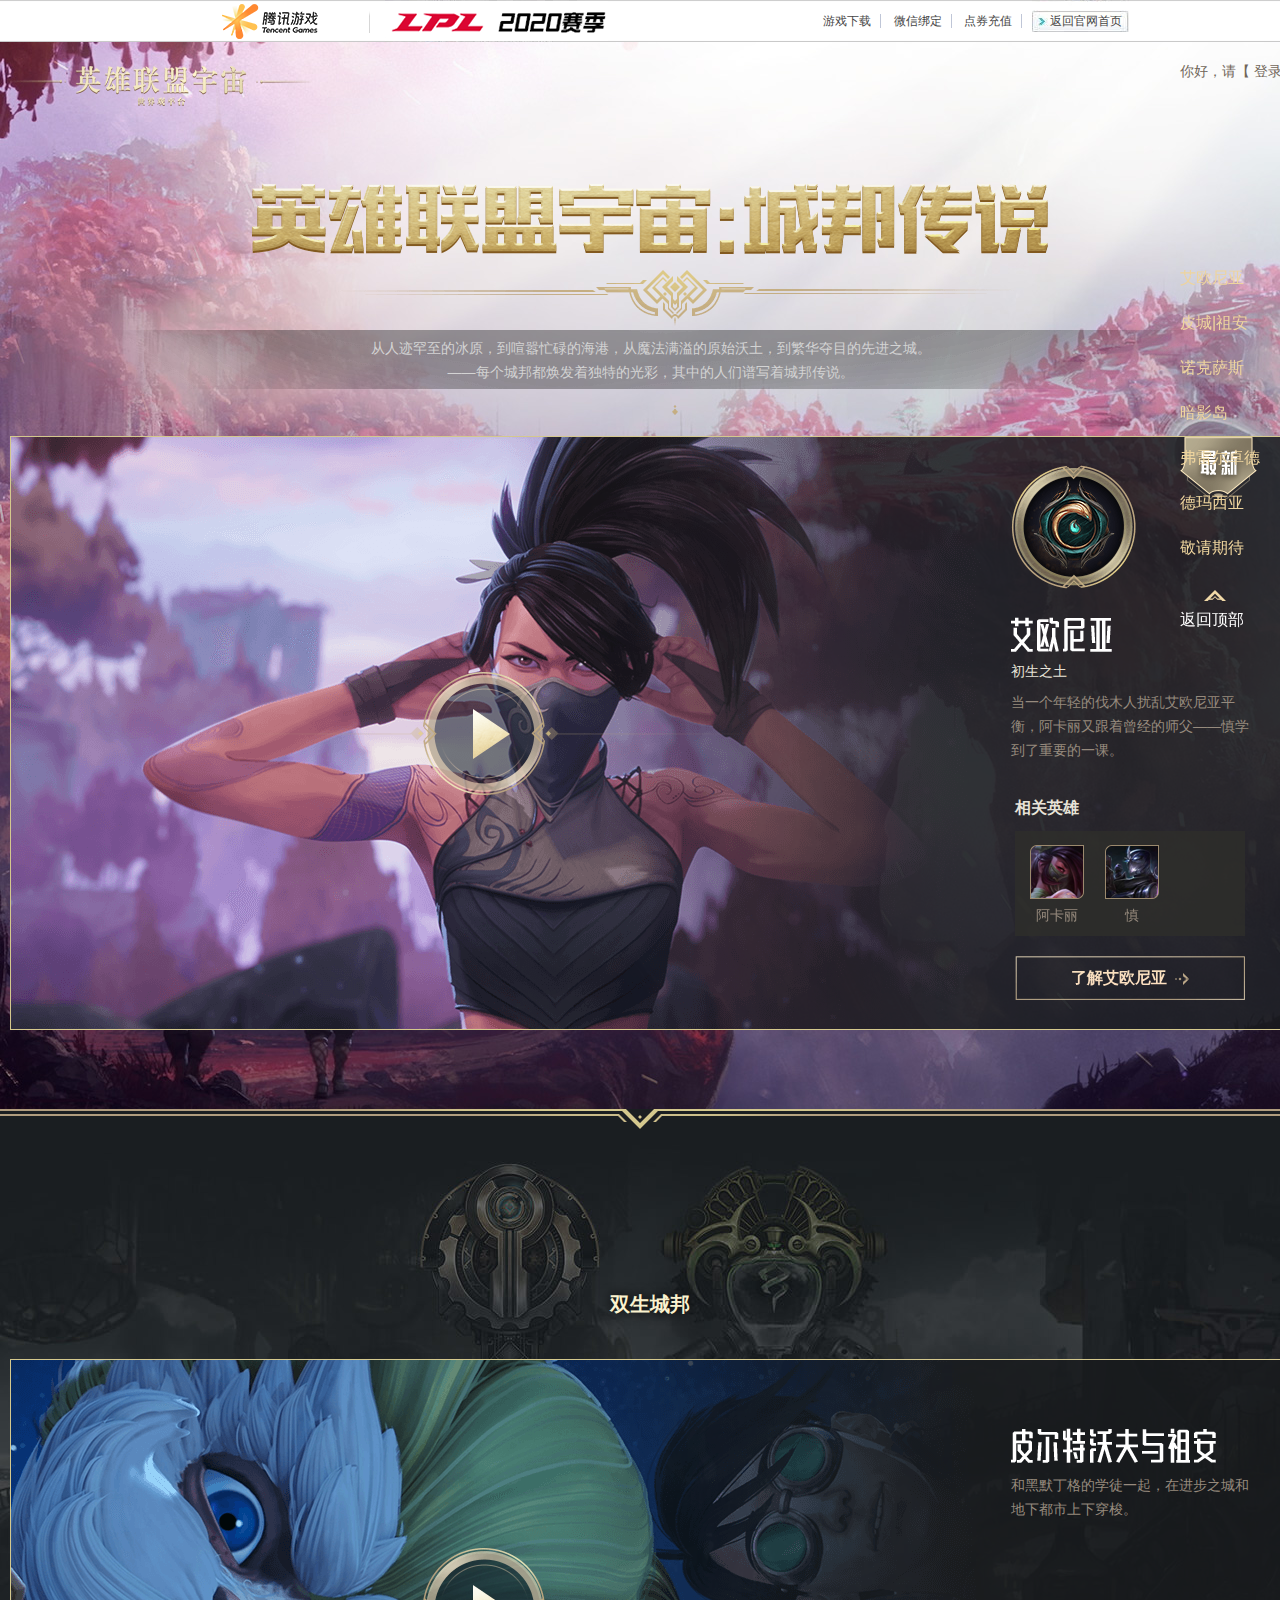
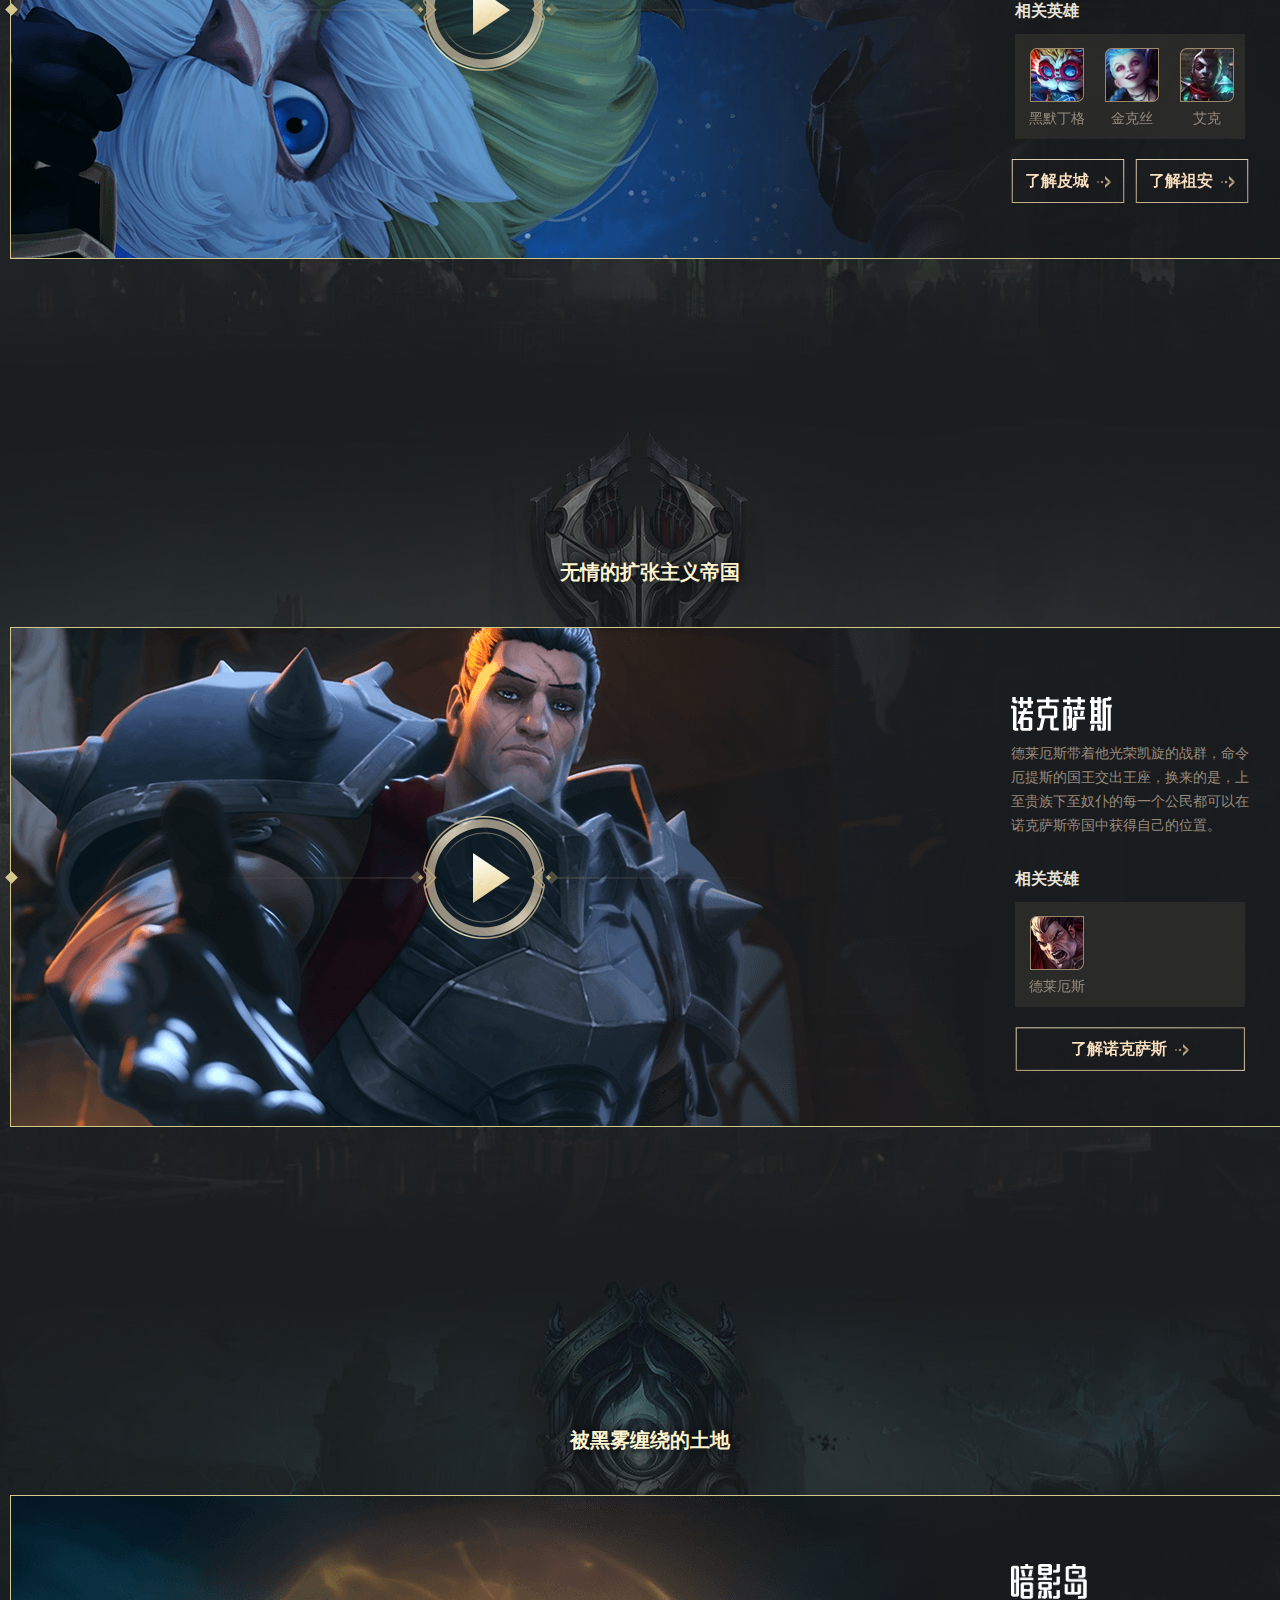
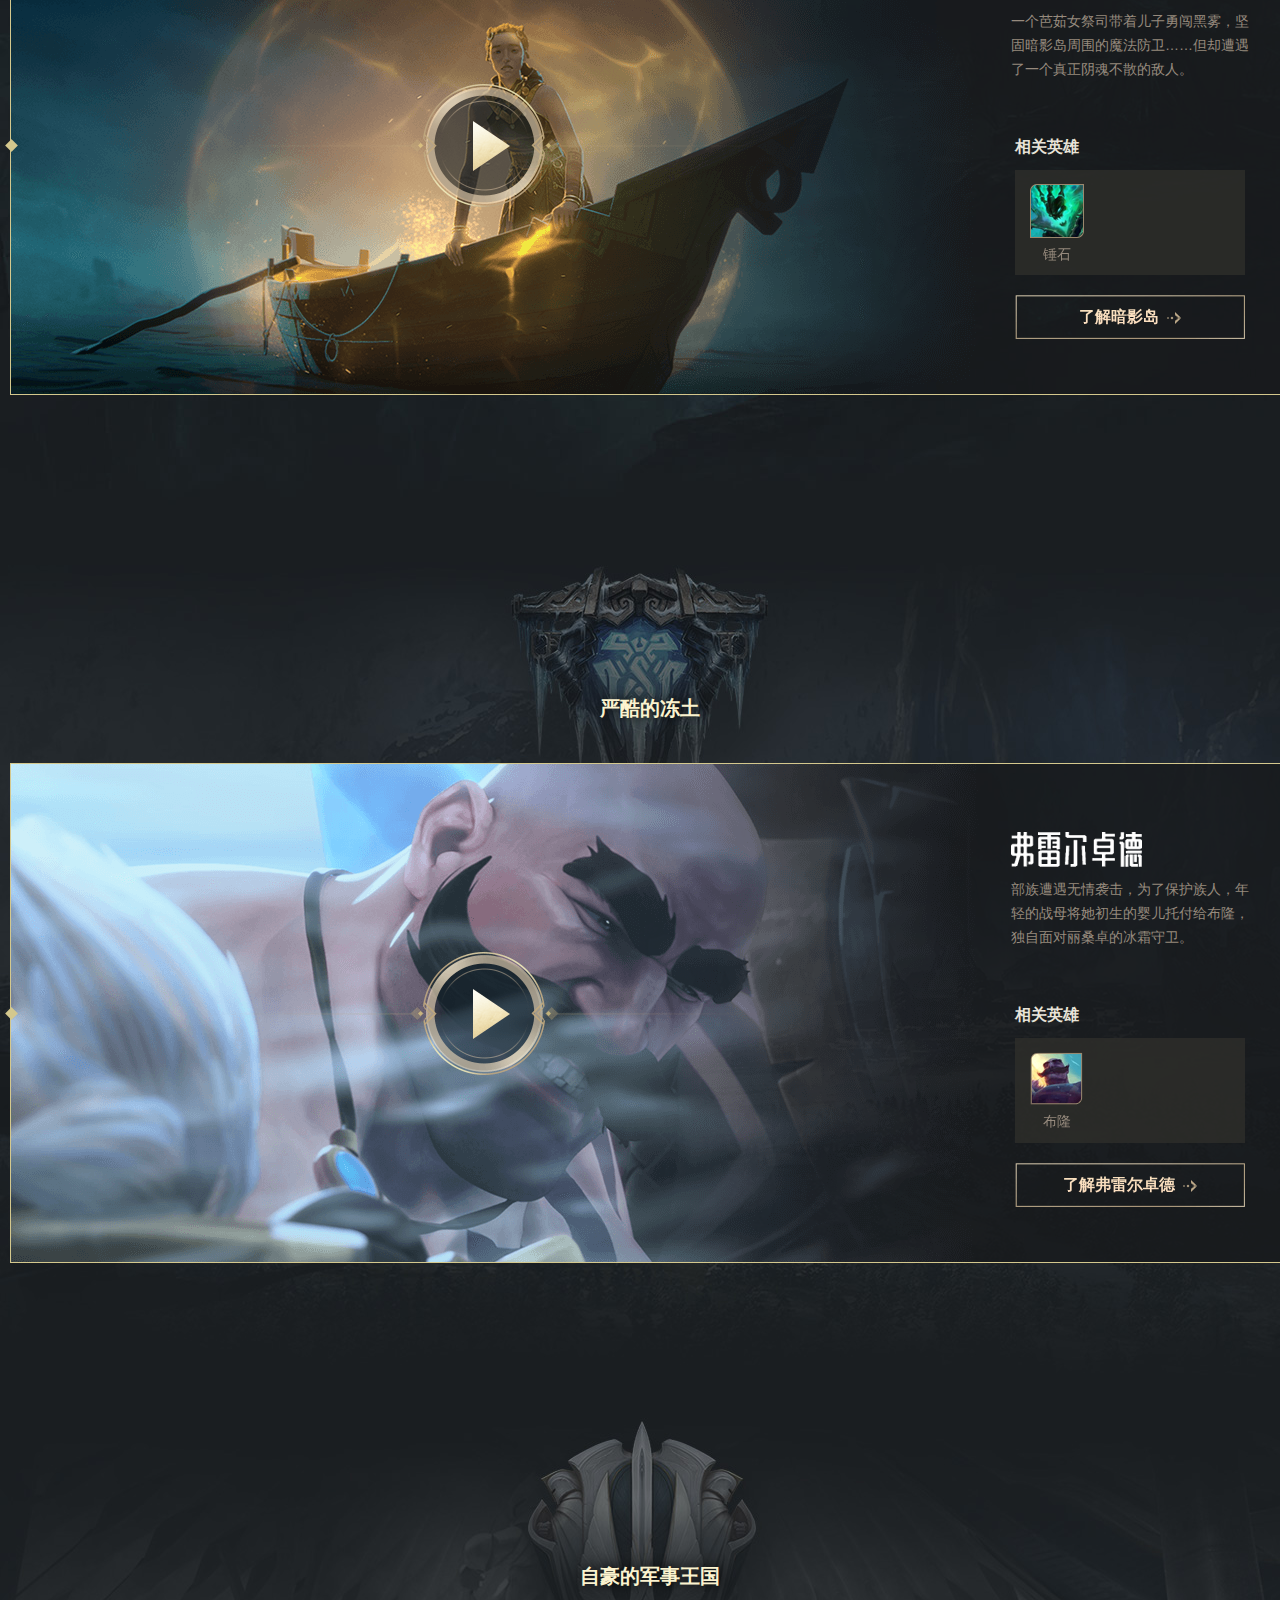
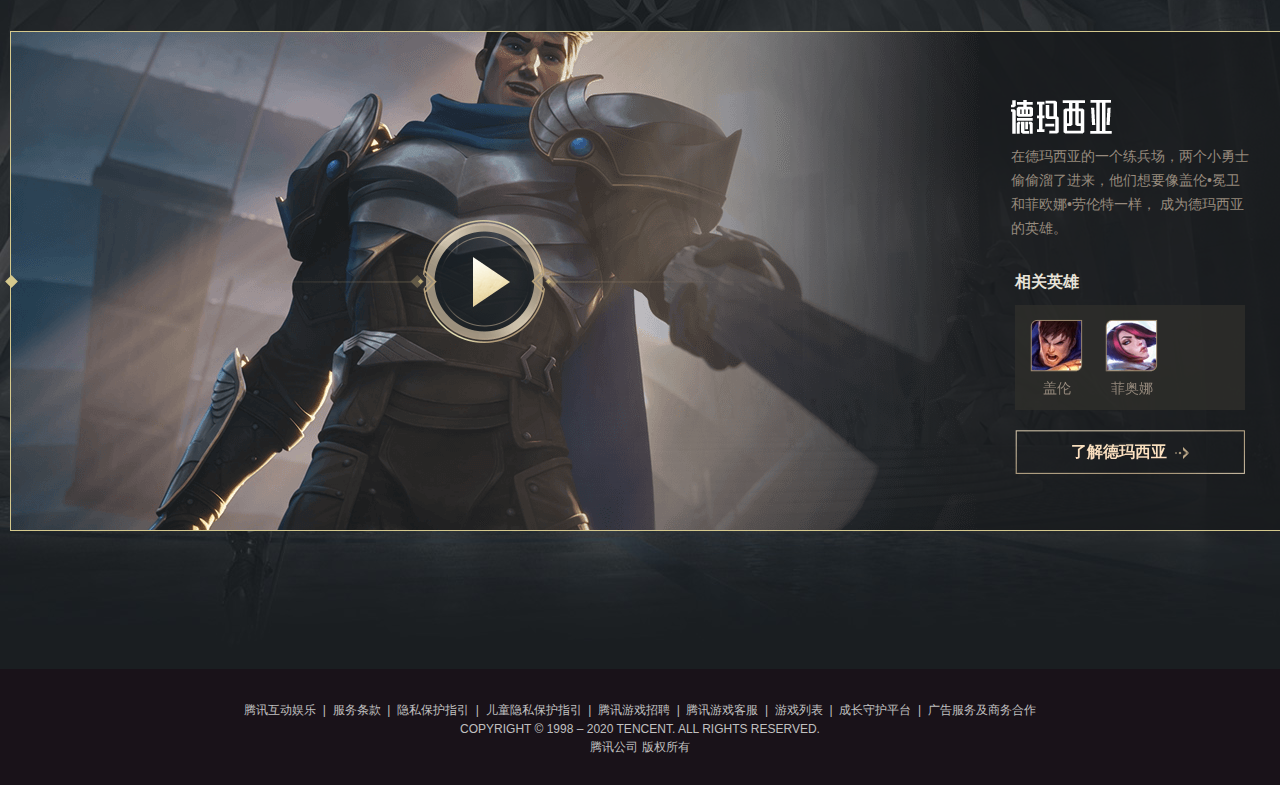
<file: citylegend.html>
<!DOCTYPE html>
<html lang="en">

<head>
  <meta charset="UTF-8">
  <meta name="viewport" content="width=device-width, initial-scale=1.0">
  <title>Document</title>
  <link rel="stylesheet" href="./lib/reset/reset.css">
  <link rel="stylesheet" href="./css/common.css">
  <link rel="shortcut icon" href="ico.jpg" type="image/x-icon">
  <link rel="stylesheet" href="./lib/swiper/css/swiper.min.css">
  <link rel="stylesheet" href="./css/citylegend.css">
</head>

<body>
  <header>
    <ul>
      <li class="tx bg"></li>
      <li class="lpl bg"></li>
      <li class="text">
        <p class="bg web">
          <a href="javascript:;">返回官网首页</a>
        </p>
        <p>
          <a href="javascript:;">游戏下载</a>
          <a href="javascript:;">微信绑定</a>
          <a href="javascript:;"> 点券充值</a>
        </p>
      </li>
    </ul>
  </header>
  <div class="wrap">
    <div class="legend-head">
      <div class="centent">
        <img src="./images/citylogo.png" alt="" class="logo">
        <p class="slogan"></p>
        <p class="slogan-txt">
          <span>
            从人迹罕至的冰原，到喧嚣忙碌的海港，从魔法满溢的原始沃土，到繁华夺目的先进之城。
            <br>
            ——每个城邦都焕发着独特的光彩，其中的人们谱写着城邦传说。
          </span>
        </p>
        <div class="logon">
          你好，请【
          <a href="javascript:;">登录</a>
          】
        </div>
        <div class="video-1">
          <a href="javascript:;"></a>
          <div class="ifon-right">
            <div>
              <div class="ifon-img">
                <img src="./images/phtotaony.png" alt="">
              </div>
            </div>
            <div>
              <div class="ifon-name">
                <img src="./images/aonytext.png" alt="">
                <p>初生之土</p>
              </div>
              <p class="gushi">当一个年轻的伐木人扰乱艾欧尼亚平衡，阿卡丽又跟着曾经的师父——慎学到了重要的一课。</p>
            </div>
            <p class="xghero">相关英雄</p>
            <div class="herobox">
              <div></div>
              <ul>
                <li>
                  <a href="javascript:;">
                    <img src="./images/akalihead.png" alt="">
                    <p>阿卡丽</p>
                  </a>
                </li>
                <li>
                  <a href="javascript:;">
                    <img src="./images/shen.png" alt="">
                    <p>慎</p>
                  </a>
                </li>
              </ul>
            </div>
            <a href="javascript:;" class="btn-go">
              <span>了解艾欧尼亚</span>
              <i></i>
            </a>
          </div>
        </div>
      </div>
    </div>
    <div class="legend-bottom">
      <div class="line"></div>
      <div>
        <div class="section sec1">
          <div class="centent">
            <h2 class="tit">双生城邦</h2>
            <div class="video-1 boxszing video-2">
              <a href="javascript:;"></a>
              <div class="ifon-right box-right">
                <div>
                  <div class="ifon-name">
                    <img src="./images/zuan.png" alt="">
                  </div>
                  <p class="gushi video-p">和黑默丁格的学徒一起，在进步之城和地下都市上下穿梭。</p>
                </div>
                <p class="xghero">相关英雄</p>
                <div class="herobox">
                  <div></div>
                  <ul>
                    <li>
                      <a href="javascript:;">
                        <img src="./images/heimodg.png" alt="">
                        <p>黑默丁格</p>
                      </a>
                    </li>
                    <li>
                      <a href="javascript:;">
                        <img src="./images/jks.png" alt="">
                        <p>金克丝</p>
                      </a>
                    </li>
                    <li>
                      <a href="javascript:;">
                        <img src="./images/aike.png" alt="">
                        <p>艾克</p>
                      </a>
                    </li>
                  </ul>
                </div>
                <div>
                  <a href="javascript:;" class="btn-go fl">
                    <span>了解皮城</span>
                    <i></i>
                  </a>
                  <a href="javascript:;" class="btn-go fr">
                    <span>了解祖安</span>
                    <i></i>
                  </a>
                </div>
              </div>
            </div>
          </div>
        </div>
        <div class="section sec2">
          <div class="centent">
            <h2 class="tit">无情的扩张主义帝国</h2>
            <div class="video-1 boxszing video-3">
              <a href="javascript:;"></a>
              <div class="ifon-right box-right">
                <div>
                  <div class="ifon-name">
                    <img src="./images/nkss.png" alt="">
                  </div>
                  <p class="gushi video-p">德莱厄斯带着他光荣凯旋的战群，命令厄提斯的国王交出王座，换来的是，上至贵族下至奴仆的每一个公民都可以在诺克萨斯帝国中获得自己的位置。</p>
                </div>
                <p class="xghero">相关英雄</p>
                <div class="herobox">
                  <div></div>
                  <ul>
                    <li>
                      <a href="javascript:;">
                        <img src="./images/nuoke.png" alt="">
                        <p>德莱厄斯</p>
                      </a>
                    </li>
                  </ul>
                </div>
                <a href="javascript:;" class="btn-go">
                  <span>了解诺克萨斯</span>
                  <i></i>
                </a>
              </div>
            </div>
          </div>
        </div>
        <div class="section sec3">
          <div class="centent">
            <h2 class="tit">被黑雾缠绕的土地</h2>
            <div class="video-1 boxszing video-4">
              <a href="javascript:;"></a>
              <div class="ifon-right box-right">
                <div>
                  <div class="ifon-name">
                    <img src="./images/ayd.png" alt="">
                  </div>
                  <p class="gushi video-p">一个芭茹女祭司带着儿子勇闯黑雾，坚固暗影岛周围的魔法防卫……但却遭遇了一个真正阴魂不散的敌人。</p>
                </div>
                <p class="xghero">相关英雄</p>
                <div class="herobox">
                  <div></div>
                  <ul>
                    <li>
                      <a href="javascript:;">
                        <img src="./images/cs.png" alt="">
                        <p>锤石</p>
                      </a>
                    </li>
                  </ul>
                </div>
                <a href="javascript:;" class="btn-go">
                  <span>了解暗影岛</span>
                  <i></i>
                </a>
              </div>
            </div>
          </div>
        </div>
        <div class="section sec4">
          <div class="centent">
            <h2 class="tit">严酷的冻土</h2>
            <div class="video-1 boxszing video-5">
              <a href="javascript:;"></a>
              <div class="ifon-right box-right">
                <div>
                  <div class="ifon-name">
                    <img src="./images/flezd.png" alt="">
                  </div>
                  <p class="gushi video-p">部族遭遇无情袭击，为了保护族人，年轻的战母将她初生的婴儿托付给布隆，独自面对丽桑卓的冰霜守卫。</p>
                </div>
                <p class="xghero">相关英雄</p>
                <div class="herobox">
                  <div></div>
                  <ul>
                    <li>
                      <a href="javascript:;">
                        <img src="./images/bulong.png" alt="">
                        <p>布隆</p>
                      </a>
                    </li>
                  </ul>
                </div>
                <a href="javascript:;" class="btn-go">
                  <span>了解弗雷尔卓德</span>
                  <i></i>
                </a>
              </div>
            </div>
          </div>
        </div>
        <div class="section sec5">
          <div class="centent">
            <h2 class="tit">自豪的军事王国</h2>
            <div class="video-1 boxszing video-6">
              <a href="javascript:;"></a>
              <div class="ifon-right box-right">
                <div>
                  <div class="ifon-name">
                    <img src="./images/dmxy.png" alt="">
                  </div>
                  <p class="gushi video-p">在德玛西亚的一个练兵场，两个小勇士偷偷溜了进来，他们想要像盖伦•冕卫和菲欧娜•劳伦特一样， 成为德玛西亚的英雄。</p>
                </div>
                <p class="xghero">相关英雄</p>
                <div class="herobox">
                  <div></div>
                  <ul>
                    <li>
                      <a href="javascript:;">
                        <img src="./images/dema.png" alt="">
                        <p>盖伦</p>
                      </a>
                    </li>
                    <li>
                      <a href="javascript:;">
                        <img src="./images/jj.png" alt="">
                        <p>菲奥娜</p>
                      </a>
                    </li>
                  </ul>
                </div>
                <a href="javascript:;" class="btn-go">
                  <span>了解德玛西亚</span>
                  <i></i>
                </a>
              </div>
            </div>
          </div>
        </div>
      </div>
    </div>
  </div>
  <footer>
    <p>
      <a href="">腾讯互动娱乐</a>
      &nbsp;|&nbsp;
      <a href="">服务条款</a>
      &nbsp;|&nbsp;
      <a href="">隐私保护指引</a>
      &nbsp;|&nbsp;
      <a href="">儿童隐私保护指引</a>
      &nbsp;|&nbsp;
      <a href="">腾讯游戏招聘</a>
      &nbsp;|&nbsp;
      <a href="">腾讯游戏客服</a>
      &nbsp;|&nbsp;
      <a href="">游戏列表</a>
      &nbsp;|&nbsp;
      <a href="">成长守护平台</a>
      &nbsp;|&nbsp;
      <a href="">广告服务及商务合作</a>
    </p>
    <p>COPYRIGHT © 1998 – 2020 TENCENT. ALL RIGHTS RESERVED.</p>
    <p>
      <a href="javascript:;">腾讯公司 版权所有</a>
    </p>
  </footer>
  <div class="side-nav">
    <div>
      <a href="javascript:;" class="nav1">
        <i></i>
        艾欧尼亚
      </a>
      <a href="javascript:;" class="nav2">
        <i></i>
        皮城|祖安
      </a>
      <a href="javascript:;" class="nav3">
        <i></i>
        诺克萨斯</a>
      <a href="javascript:;" class="nav4">
        <i></i>
        暗影岛</a>
      <a href="javascript:;" class="nav5">
        <i></i>
        弗雷尔卓德</a>
      <a href="javascript:;" class="nav6">
        <i></i>
        德玛西亚</a>
      <a href="javascript:;">敬请期待</a>
      <a href="javascript:;" class="top-jt">返回顶部</a>
    </div>
  </div>
</body>
<script src="./lib/jQuery/jquery-3.4.1.js"></script>
<script src="./js/citylegend.js"></script>

</html>
</file>
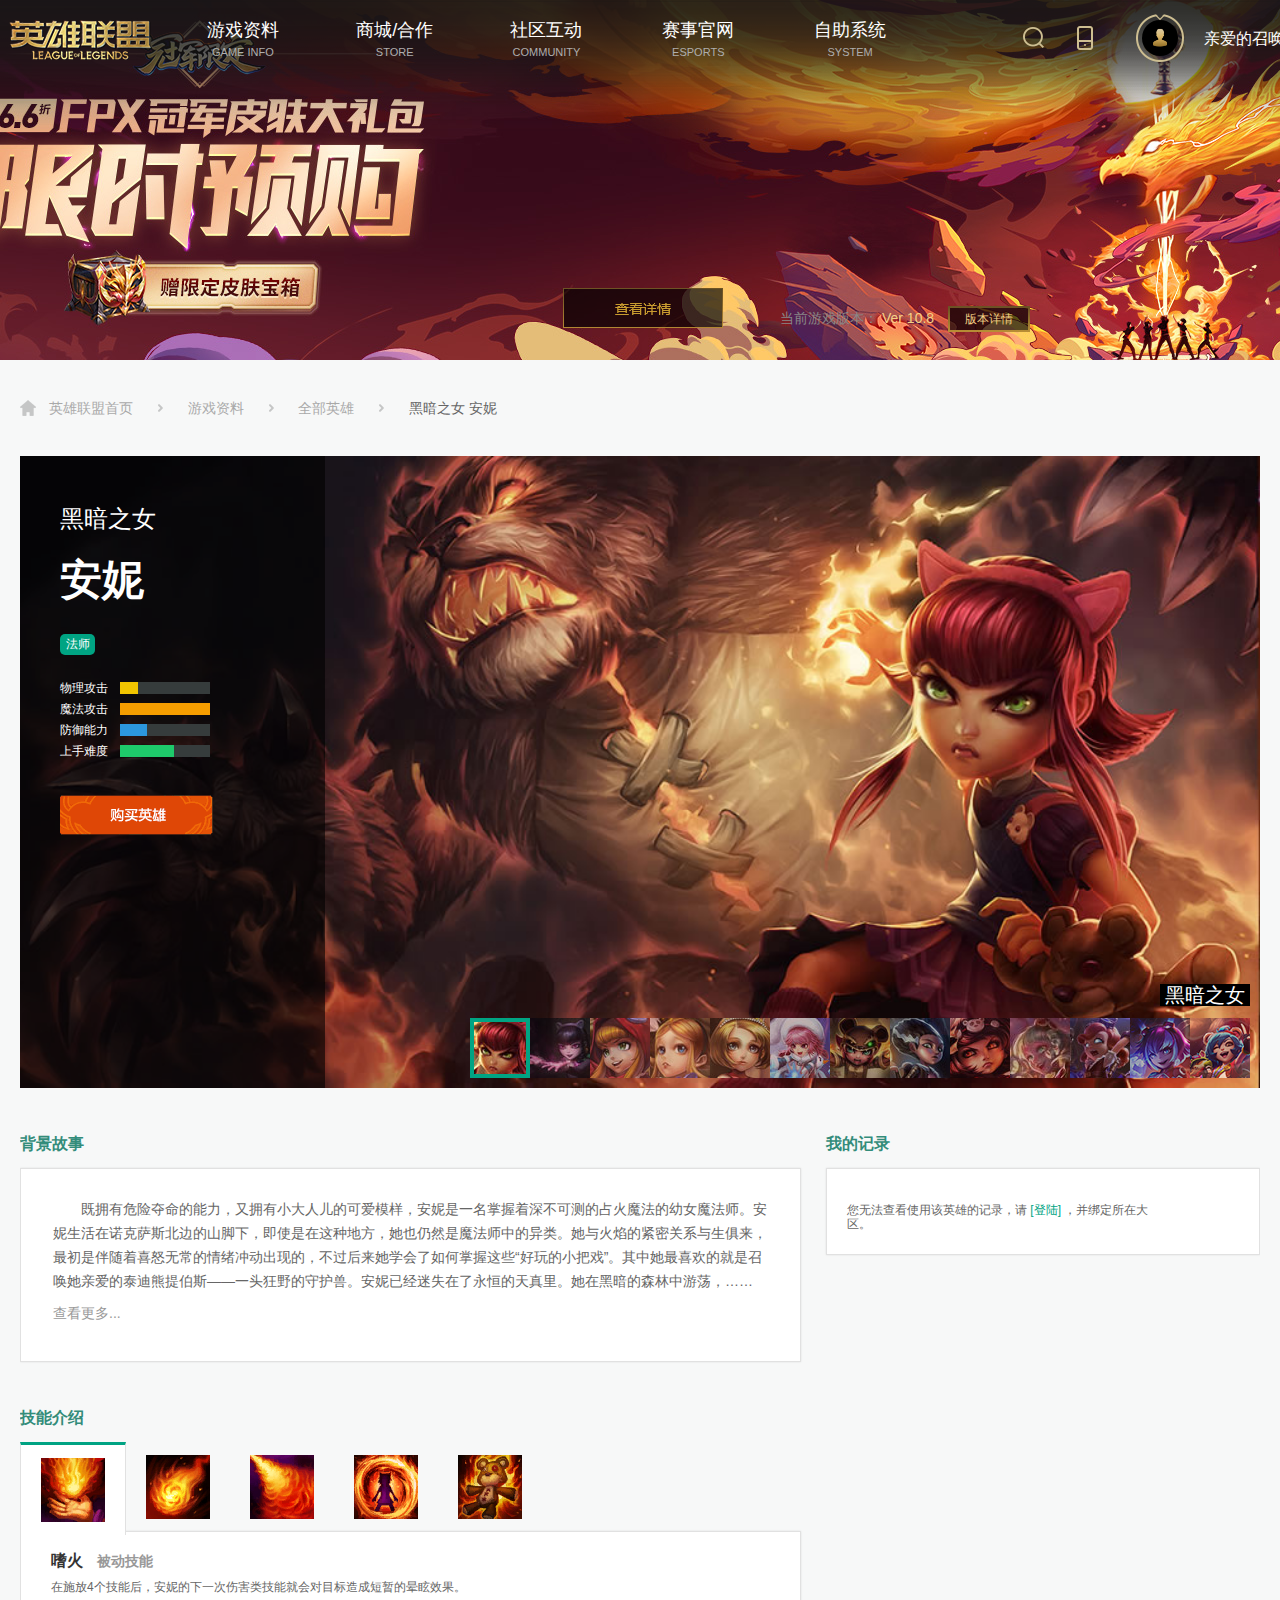
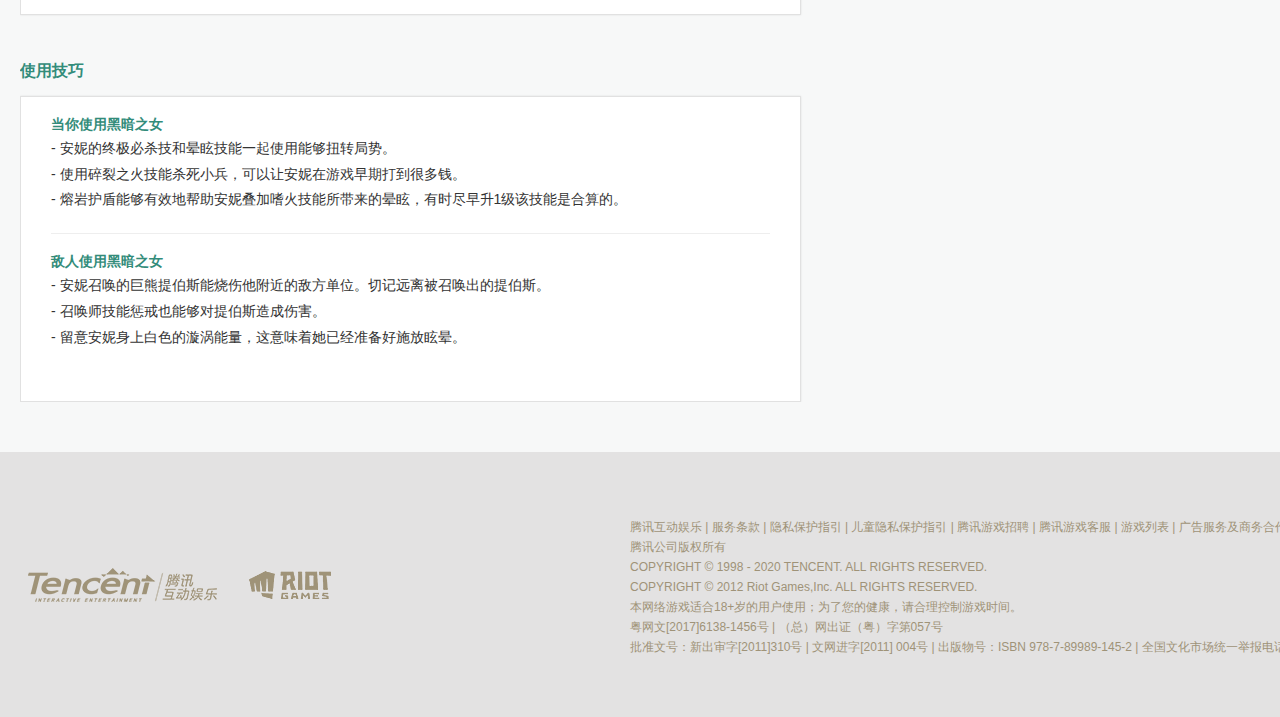
<file: heroanni.html>
<!DOCTYPE html>
<html lang="en">

<head>
  <meta charset="UTF-8">
  <meta name="viewport" content="width=device-width, initial-scale=1.0">
  <title>英雄联盟全新官方网站-腾讯游戏</title>
  <link rel="stylesheet" href="./lib/reset/reset.css">
  <link rel="stylesheet" href="./css/common.css">
  <link rel="shortcut icon" href="ico.jpg" type="image/x-icon">
  <link rel="stylesheet" href="./css/heroanni.css">
</head>

<body>
  <!-- 顶部 -->
  <div class="head">
    <!-- 版心 -->
    <div class="centent">
      <a href="" class="logo">
        <img src="./images/logo-public.png" title="英雄联盟官网">
      </a>
      <ul>
        <li>
          <a href="javascript:;" title="游戏资料">
            <span class="head-li-t">游戏资料</span>
            <span class="head-li-b">GAME INFO</span>
          </a>
        </li>
        <li>
          <a href="javascript:;">
            <span class="head-li-t">商城/合作</span>
            <span class="head-li-b">STORE</span>
          </a>
        </li>
        <li>
          <a href="javascript:;">
            <span class="head-li-t">社区互动</span>
            <span class="head-li-b">COMMUNITY</span>
          </a>
        </li>
        <li>
          <a href="javascript:;" title="赛事官网">
            <span class="head-li-t">赛事官网</span>
            <span class="head-li-b">ESPORTS</span>
          </a>
        </li>
        <li>
          <a href="javascript:;">
            <span class="head-li-t">自助系统</span>
            <span class="head-li-b">SYSTEM</span>
          </a>
        </li>
      </ul>
      <div class="enroll">
        <div class="sculpture" title="个人中心">
          <img src="./images/default.png">
          <span></span>
        </div>
        <div class="zhs">
          <p>亲爱的召唤师，欢迎<a href="javascript:;">登录</a></p>
        </div>
      </div>
      <span class="zmicon">
        <a href="javascript:;"></a>
      </span>
      <a href="javascript:;" class="search" title="搜索">
        <i></i>
      </a>
      <!-- 二维码显示 -->
      <div class="head-ewm-h">
        <i><img src="./images/zm-qrcode.jpg" alt=""></i>
        <p>扫码下载掌上英雄联盟</p>
        <img src="./images/polo.gif" alt="">
      </div>
      <!-- 登录显示 -->
      <div class="head-login">
        <div>
          <p class="p1">
            登录并且绑定大区后才可以查看您的具体信息哦
            <br>
            (包括战绩、资产、声望）
          </p>
          <p class="p2">
            官网个人信息显示略有延迟，请以游戏数据为准
          </p>
        </div>
        <a href="javascript:;">
          进入个人中心
          <i class="arrow"></i>
        </a>
      </div>
    </div>
    <!-- 顶部菜单 -->
    <div class="head-nav">
      <div>
        <ul>
          <li>
            <a href="javascript:;">游戏下载</a>
            <a href="javascript:;">新手指引</a>
            <a href="javascript:;">资料库</a>
            <a href="javascript:;">
              <i class="n"></i>
              云顶之弈
            </a>
            <a href="javascript:;">
              <i class="n"></i>
              攻略中心
            </a>
            <a href="javascript:;">开发者基地</a>
            <a href="javascript:;">海克斯战利品库</a>
            <a href="javascript:;">英雄联盟宇宙</a>
          </li>
          <li>
            <a href="javascript:;">点券充值</a>
            <a href="javascript:;">
              <i class="h"></i>
              道聚城
            </a>
            <a href="javascript:;">周边商城</a>
            <a href="javascript:;">LOL桌游</a>
            <a href="javascript:;">LOL信用卡</a>
            <a href="javascript:;">网吧特权</a>
            <a href="javascript:;">电竞小说</a>
          </li>
          <li>
            <a href="javascript:;">官方社区</a>
            <a href="javascript:;">视频中心</a>
            <a href="javascript:;">官方论坛</a>
            <a href="javascript:;">官方微信</a>
            <a href="javascript:;">官方微博</a>
            <a href="javascript:;">玩家创作馆</a>
            <a href="javascript:;">
              <i class="n"></i>
              作者入住计划
            </a>
            <a href="javascript:;">玩家服务</a>
          </li>
          <li>
            <a href="javascript:;">
              <i class="h"></i>
              LPL职业联赛
            </a>
            <a href="javascript:;">
              <i class="h"></i>
              LDL发展联赛
            </a>
            <a href="javascript:;">全球总决赛</a>
            <a href="javascript:;">全明星赛</a>
            <a href="javascript:;">德玛西亚杯</a>
            <a href="javascript:;">季中冠军赛</a>
            <a href="javascript:;">洲际系列赛</a>
            <a href="javascript:;">全国高校联赛</a>
          </li>
          <li>
            <a href="javascript:;">联系客服</a>
            <a href="javascript:;">
              <i class="n"></i>
              转区系统
            </a>
            <a href="javascript:;">
              <i class="h"></i>
              封号查询
            </a>
            <a href="javascript:;">账号注销</a>
            <a href="javascript:;">
              <i class="n"></i>
              信誉分系统
            </a>
            <a href="javascript:;">服务器状态查询</a>
            <a href="javascript:;">秩序殿堂</a>
            <a href="javascript:;">峡谷之巅</a>
          </li>
        </ul>
      </div>
    </div>
    <!-- 搜索框 -->
    <div class="ssinput">
      <div class="centent">
        <a href="javascript:;" class="showss">
          <i></i>
        </a>
        <input type="text" placeholder="搜索 lol.qq.com" id="ssk">
        <a href="javascript:;" class="close">
          <i></i>
        </a>
      </div>
    </div>
  </div>
  <!-- 顶部背景 -->
  <div class="head-bck">
    <img src="./images/fpxwin.jpg" alt="" class="small">
    <div class="dark"></div>
    <a href="javascript:;" class="look"></a>
    <div class="edition">
      当前游戏版本：
      <span>Ver 10.8</span>
      <a href="javascript:;" class="detailed">版本详情</a>
    </div>
  </div>
  <div class="wraper">
    <div class="wraper-center">
      <div class="nav">
        <i class="home"></i>
        <a href="javascript:;" class="under">英雄联盟首页</a>
        <i class="right"></i>
        <a href="javascript:;" class="under">游戏资料</a>
        <i class="right"></i>
        <a href="javascript:;" class="under">全部英雄</a>
        <i class="right"></i>
        <a href="javascript:;" class="last-a">黑暗之女 安妮</a>
      </div>
      <div class="lbt">
        <div class="panel">
          <h1>黑暗之女</h1>
          <h2>安妮</h2>
          <span>法师</span>
          <div></div>
          <dl>
            <dt>物理攻击</dt>
            <dd>
              <i class="up up1"></i>
            </dd>
            <dt>魔法攻击</dt>
            <dd>
              <i class="up up2"></i>
            </dd>
            <dt>防御能力</dt>
            <dd>
              <i class="up up3"></i>
            </dd>
            <dt>上手难度</dt>
            <dd>
              <i class="up up4"></i>
            </dd>
          </dl>
          <a href="javascript:;" class="buy"></a>
        </div>
        <span class="shade"></span>
        <div class="skin-lbt">
          <ul class="skin-all">
            <li><img src="./images/anni1.jpg" alt=""></li>
            <li><img src="./images/anni2.jpg" alt=""></li>
            <li><img src="./images/anni3.jpg" alt=""></li>
            <li><img src="./images/anni4.jpg" alt=""></li>
            <li><img src="./images/anni5.jpg" alt=""></li>
            <li><img src="./images/anni6.jpg" alt=""></li>
            <li><img src="./images/anni7.jpg" alt=""></li>
            <li><img src="./images/anni8.jpg" alt=""></li>
            <li><img src="./images/anni9.jpg" alt=""></li>
            <li><img src="./images/anni10.jpg" alt=""></li>
            <li><img src="./images/anni11.jpg" alt=""></li>
            <li><img src="./images/anni12.jpg" alt=""></li>
            <li><img src="./images/anni13.jpg" alt=""></li>
          </ul>
          <div class="skin-bottom">
            <div class="skin-name">
              <span class="skinname">黑暗之女</span>
            </div>
            <ul class="skinbtn-all">
              <li>
                <a href="javascript:;" title="黑暗之女" class="bor">
                  <img src="./images/sanni1.jpg" alt="">
                  <span></span>
                </a>
              </li>
              <li>
                <a href="javascript:;" title="哥特萝莉 安妮">
                  <img src="./images/sanni2.jpg" alt="">
                  <span></span>
                </a>
              </li>
              <li>
                <a href="javascript:;" title="小红帽 安妮">
                  <img src="./images/sanni3.jpg" alt="">
                  <span></span>
                </a>
              </li>
              <li>
                <a href="javascript:;" title="安妮梦游仙境">
                  <img src="./images/sanni4.jpg" alt="">
                  <span></span>
                </a>
              </li>
              <li>
                <a href="javascript:;" title="舞会公主 安妮">
                  <img src="./images/sanni5.jpg" alt="">
                  <span></span>
                </a>
              </li>
              <li>
                <a href="javascript:;" title="冰霜烈焰 安妮">
                  <img src="./images/sanni6.jpg" alt="">
                  <span></span>
                </a>
              </li>
              <li>
                <a href="javascript:;" title="安伯斯与提妮">
                  <img src="./images/sanni7.jpg" alt="">
                  <span></span>
                </a>
              </li>
              <li>
                <a href="javascript:;" title="科学怪熊的新娘 安妮">
                  <img src="./images/sanni8.jpg" alt="">
                  <span></span>
                </a>
              </li>
              <li>
                <a href="javascript:;" title="“你看见过我的熊猫吗？”安妮">
                  <img src="./images/sanni9.jpg" alt="">
                  <span></span>
                </a>
              </li>
              <li>
                <a href="javascript:;" title="甜心宝贝 安妮">
                  <img src="./images/sanni10.jpg" alt="">
                  <span></span>
                </a>
              </li>
              <li>
                <a href="javascript:;" title="海克斯科技 安妮">
                  <img src="./images/sanni11.jpg" alt="">
                  <span></span>
                </a>
              </li>
              <li>
                <a href="javascript:;" title="银河魔装机神 安妮">
                  <img src="./images/sanni12.jpg" alt="">
                  <span></span>
                </a>
              </li>
              <li>
                <a href="javascript:;" title="十周年纪念 安妮">
                  <img src="./images/sanni13.jpg" alt="">
                  <span></span>
                </a>
              </li>
            </ul>
          </div>
        </div>
      </div>
      <div class="clearfix">
        <div class="bckstory">
          <h4>背景故事</h4>
          <div class="boxstory cenbox">
            <div class="boxny">
              既拥有危险夺命的能力，又拥有小大人儿的可爱模样，安妮是一名掌握着深不可测的占火魔法的幼女魔法师。安妮生活在诺克萨斯北边的山脚下，即使是在这种地方，她也仍然是魔法师中的异类。她与火焰的紧密关系与生俱来，最初是伴随着喜怒无常的情绪冲动出现的，不过后来她学会了如何掌握这些“好玩的小把戏”。其中她最喜欢的就是召唤她亲爱的泰迪熊提伯斯——一头狂野的守护兽。安妮已经迷失在了永恒的天真里。她在黑暗的森林中游荡，……
            </div>
            <a href="javascript:;" class="c">查看更多...</a>
            <a href="javascript:;" class="s">收起...</a>
          </div>
          <h4>技能介绍</h4>
          <ul class="skill">
            <li class="boxszing">
              <img src="./images/skill1.png" alt="">
            </li>
            <li>
              <img src="./images/skill2.png" alt="">
            </li>
            <li>
              <img src="./images/skill3.png" alt="">
            </li>
            <li>
              <img src="./images/skill4.png" alt="">
            </li>
            <li>
              <img src="./images/skill5.png" alt="">
            </li>
          </ul>
          <div class="boxstory spells">
            <div class="spells-top">
              <h5>嗜火</h5>
              <em>被动技能</em>
            </div>
            <p>在施放4个技能后，安妮的下一次伤害类技能就会对目标造成短暂的晕眩效果。</p>
          </div>
          <h4>使用技巧</h4>
          <div class="use boxstory">
            <dl>
              <dt>当你使用黑暗之女</dt>
              <dd>
                <p>- 安妮的终极必杀技和晕眩技能一起使用能够扭转局势。</p>
                <p>- 使用碎裂之火技能杀死小兵，可以让安妮在游戏早期打到很多钱。</p>
                <p>- 熔岩护盾能够有效地帮助安妮叠加嗜火技能所带来的晕眩，有时尽早升1级该技能是合算的。</p>
              </dd>
            </dl>
            <dl>
              <dt>敌人使用黑暗之女</dt>
              <dd>
                <p>- 安妮召唤的巨熊提伯斯能烧伤他附近的敌方单位。切记远离被召唤出的提伯斯。</p>
                <p>- 召唤师技能惩戒也能够对提伯斯造成伤害。</p>
                <p>- 留意安妮身上白色的漩涡能量，这意味着她已经准备好施放眩晕。</p>
              </dd>
            </dl>
          </div>
        </div>
        <div class="mytake">
          <h4>我的记录</h4>
          <div class="boxstory mytakecen">
            <div>
              您无法查看使用该英雄的记录，请
              <a href="javascript:;">[登陆]</a>
              ，并绑定所在大区。
            </div>
          </div>
        </div>
      </div>
    </div>
  </div>
  <footer>
    <div class="centent">
      <div class="tencent">
        <a href="javascript:;" class="tencent-logo"></a>
        <a href="javascript:;" class="riot"></a>
      </div>
      <ul class="foot">
        <li>
          <a href="javascript:;">腾讯互动娱乐</a>
          <span>|</span>
          <a href="javascript:;">服务条款</a>
          <span>|</span>
          <a href="javascript:;">隐私保护指引</a>
          <span>|</span>
          <a href="javascript:;">儿童隐私保护指引</a>
          <span>|</span>
          <a href="javascript:;">腾讯游戏招聘</a>
          <span>|</span>
          <a href="javascript:;">腾讯游戏客服</a>
          <span>|</span>
          <a href="javascript:;">游戏列表</a>
          <span>|</span>
          <a href="javascript:;">广告服务及商务合作</a>
        </li>
        <li>
          <a href="javascript:;">腾讯公司版权所有</a>
        </li>
        <li>
          <p>COPYRIGHT © 1998 - 2020 TENCENT. ALL RIGHTS RESERVED.</p>
          <p>COPYRIGHT © 2012 Riot Games,Inc. ALL RIGHTS RESERVED.</p>
        </li>
        <li>本网络游戏适合18+岁的用户使用；为了您的健康，请合理控制游戏时间。</li>
        <li>
          <a href="javascript:;">粤网文[2017]6138-1456号</a>
          <span>|</span>
          <a href="javascript:;">（总）网出证（粤）字第057号</a>
        </li>
        <li>
          批准文号：新出审字[2011]310号
          <span>|</span>
          文网进字[2011] 004号
          <span>|</span>
          出版物号：ISBN 978-7-89989-145-2
          <span>|</span>
          全国文化市场统一举报电话：12318
        </li>
      </ul>
    </div>
  </footer>
</body>
<script src="./lib/jQuery/jquery-3.4.1.js"></script>
<script src="./js/heroanni.js"></script>

</html>
</file>
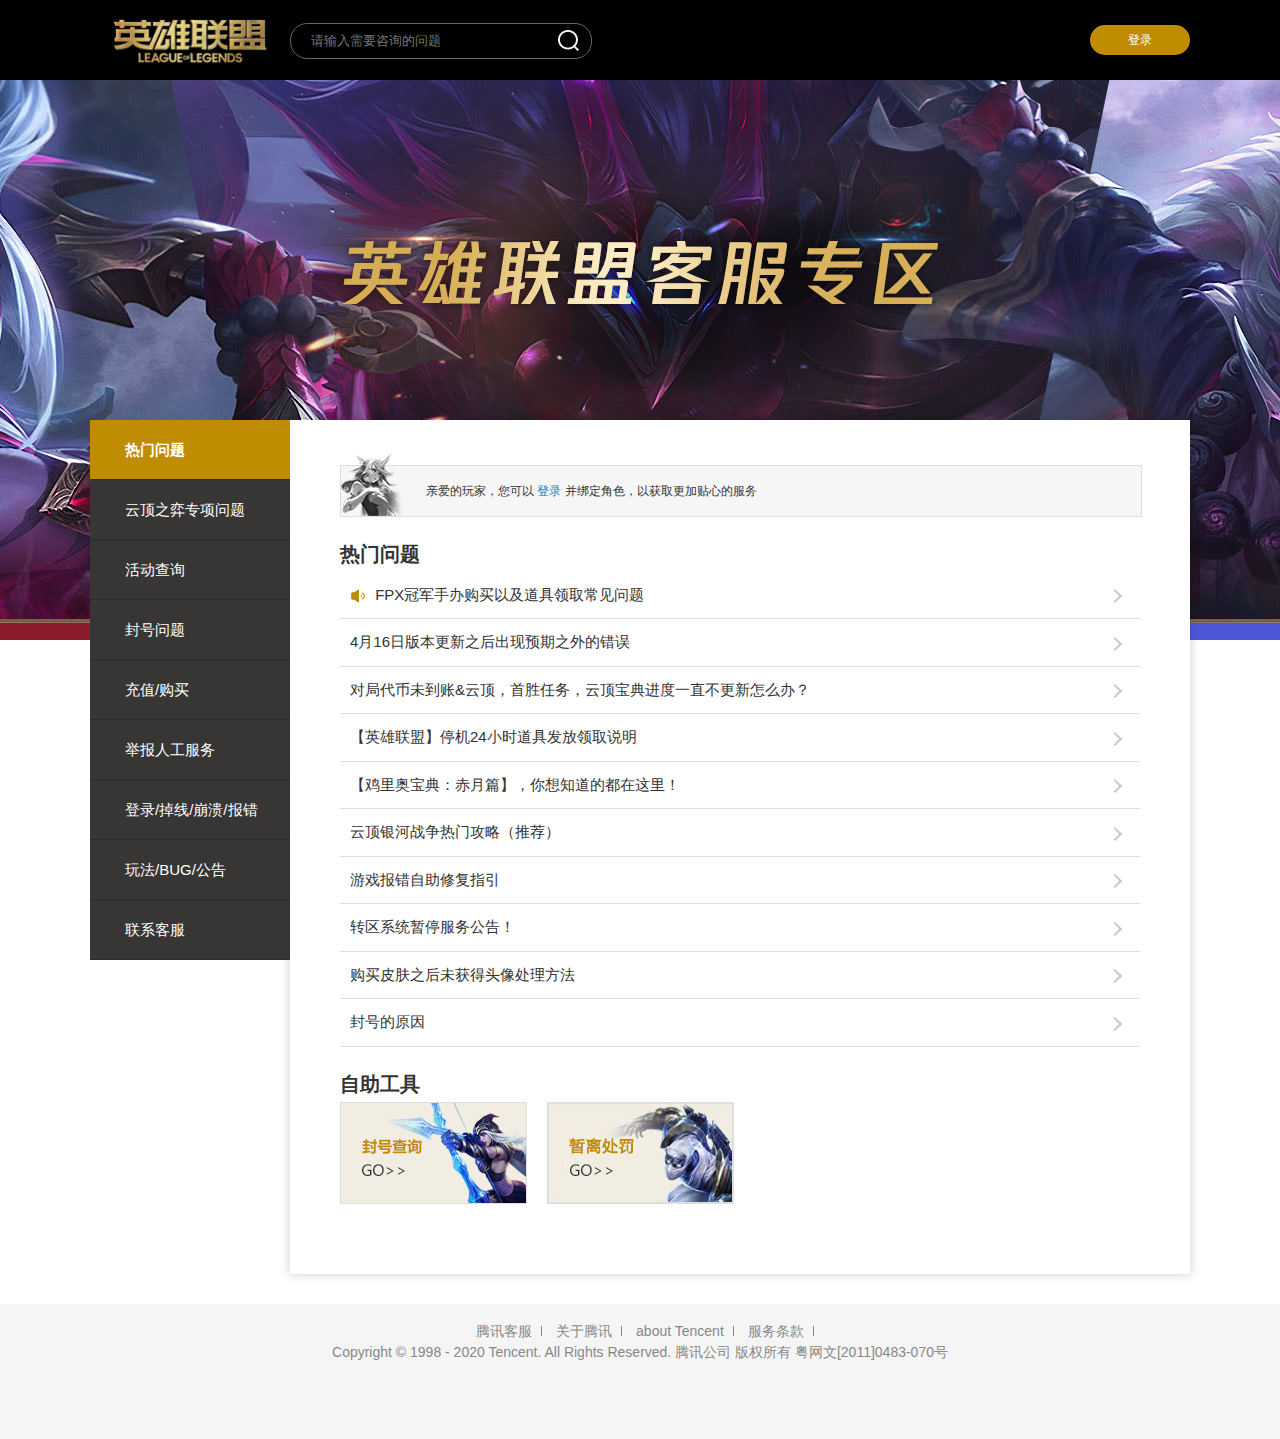
<file: phone.html>
<!DOCTYPE html>
<html lang="en">

<head>
  <meta charset="UTF-8">
  <meta name="viewport" content="width=device-width, initial-scale=1.0">
  <title>腾讯客服-英雄联盟专区</title>
  <link rel="stylesheet" href="./lib/reset/reset.css">
  <link rel="stylesheet" href="./css/common.css">
  <link rel="shortcut icon" href="./images/txlogo.jpg" type="image/x-icon">
  <link rel="stylesheet" href="./css/phone.css">
</head>

<body>
  <header>
    <div class="head-centent">
      <div class="logo"></div>
      <div class="search">
        <div>
          <input type="text" placeholder="请输入需要咨询的问题">
        </div>
        <button class="btn">
          <i></i>
        </button>
      </div>
      <div class="dl">
        <a href="javascript:;">登录</a>
      </div>
    </div>
  </header>
  <div class="warp">
    <div class="content clearfix">
      <!-- 1 -->
      <div class="main main-show">
        <div class="box">
          <div class="box-top clearfix">
            <div>
              <div class="box-img"></div>
              <div class="box-txt">
                亲爱的玩家，您可以
                <a href="javascript:;">登录</a>
                并绑定角色，以获取更加贴心的服务
              </div>
            </div>
          </div>
          <div class="box-cen">
            <h2>热门问题</h2>
            <ul class="center">
              <li>
                <img src="./images/laba.png" alt="">
                FPX冠军手办购买以及道具领取常见问题
              </li>
              <li>
                4月16日版本更新之后出现预期之外的错误
              </li>
              <li>
                对局代币未到账&云顶，首胜任务，云顶宝典进度一直不更新怎么办？
              </li>
              <li>
                【英雄联盟】停机24小时道具发放领取说明
              </li>
              <li>
                【鸡里奥宝典：赤月篇】，你想知道的都在这里！
              </li>
              <li>
                云顶银河战争热门攻略（推荐）
              </li>
              <li>
                游戏报错自助修复指引
              </li>
              <li>
                转区系统暂停服务公告！
              </li>
              <li>
                购买皮肤之后未获得头像处理方法
              </li>
              <li>
                封号的原因
              </li>
            </ul>
          </div>
          <div class="box-bottom">
            <h2>自助工具</h2>
            <ul class="help clearfix">
              <li><img src="./images/selftool-01.jpg" alt=""></li>
              <li><img src="./images/selftool-02.jpg" alt=""></li>
            </ul>
          </div>
        </div>
      </div>
      <!-- 2 -->
      <div class="main">
        <div class="box">
          <div class="box-cen">
            <ul class="center">
              <li>
                云顶宝典活动常见问题
              </li>
              <li>
                云顶银河战争热门攻略（推荐）
              </li>
              <li>
                云顶其他问题人工客服入口
              </li>
              <li>
                云顶之弈小小英雄常见问题
              </li>
              <li>
                云顶之弈排位模式常见问题
              </li>
              <li>
                云顶装备莫名消失
              </li>
            </ul>
          </div>
        </div>
      </div>
      <!-- 3 -->
      <div class="main">
        <div class="box">
          <div class="box-cen">
            <ul class="center">
              <li>
                FPX冠军手办购买以及道具领取常见问题
              </li>
              <li>
                【鸡里奥宝典：赤月篇】，你想知道的都在这里！
              </li>
              <li>
                转区系统暂停服务公告！
              </li>
              <li>
                英雄联盟手游常规问题
              </li>
              <li>
                S9新赛季常见问题
              </li>
            </ul>
          </div>
        </div>
      </div>
      <!-- 4 -->
      <div class="main">
        <div class="box">
          <div class="box-cen">
            <ul class="center">
              <li>
                聊天框弹出中奖信息/举报虚假信息
              </li>
              <li>
                受到了消极游戏系统检测该怎么办？
              </li>
              <li>
                封号申诉方法
              </li>
              <li>
                封号的原因
              </li>
              <li>
                哪些情况会被封号惩罚？
              </li>
              <li>
                转区异常冻结怎么办？
              </li>
            </ul>
          </div>
        </div>
      </div>
      <!-- 5 -->
      <div class="main">
        <div class="box">
          <div class="box-cen">
            <ul class="center">
              <li>
                【LOL】物品买错大区/点券充错大区等解决方法介绍
              </li>
              <li>
                点券充值有哪几种方式
              </li>
              <li>
                充值点券未到账
              </li>
              <li>
                游戏商城购买物品未到账
              </li>
              <li>
                关于英雄联盟道具“购买未到账”问题公告
              </li>
            </ul>
          </div>
        </div>
      </div>
      <!-- 6 -->
      <div class="main">
        <div class="box">
          <div class="box-cen">
            <ul class="center">
              <li>
                举报处罚公示【4.12~4.16】
              </li>
            </ul>
          </div>
        </div>
      </div>
      <!-- 7 -->
      <div class="main">
        <div class="box">
          <div class="box-cen">
            <ul class="center">
              <li>
                4月16日版本更新之后出现预期之外的错误
              </li>
              <li>
                游戏【登录/掉线/崩溃/报错】请点击这里提交问题反馈
              </li>
              <li>
                登录客户端或游戏中遇见【炸弹人（吉格斯）】报错怎么办？
              </li>
              <li>
                英雄联盟登录只有声音没有画面怎么办？
              </li>
              <li>
                Ban选完英雄后进入游戏提示【无法连接服务器】怎么办？
              </li>
              <li>
                登录客户端遇到【无法连接至验证服务】和【提示预期之外的错误】该怎么办？
              </li>
              <li>
                登录/下载/更新客户端【文件损坏或丢失】怎么办？
              </li>
              <li>
                登录客户端出现【英文logo】后闪退怎么办？
              </li>
              <li>
                客户端登录界面大区显示乱码或者提示【Error launching installer或NSIS Error】怎么办？
              </li>
              <li>
                表情无法正常使用提示【错误代码：EM05】？
              </li>
              <li>
                无法【点击play和创建房间报错】该怎么办？
              </li>
              <li>
                Ban选英雄界面出现【黑屏、卡机】以及【ban选后无法点击确定】怎么办？
              </li>
              <li>
                游戏内【延迟高、画面卡顿】怎么办？
              </li>
              <li>
                游戏内无法打字怎么办？
              </li>
              <li>
                提示【对局即将开始等待加载几分钟】一直无法载入游戏怎么办？
              </li>
              <li>
                “游戏环境异常”怎么办？
              </li>
              <li>
                游戏内【无法平A（攻击）小兵，鼠标点击无法打开商城】怎么办？
              </li>
            </ul>
          </div>
        </div>
      </div>
      <!-- 8 -->
      <div class="main">
        <div class="box">
          <div class="box-cen">
            <ul class="center">
              <li>
                对局代币未到账&云顶，首胜任务，云顶宝典进度一直不更新怎么办？
              </li>
              <li>
                【英雄联盟】停机24小时道具发放领取说明
              </li>
              <li>
                购买皮肤之后未获得头像处理方法
              </li>
              <li>
                英雄联盟电竞经理常规问题
              </li>
              <li>
                我的游戏昵称为什么被修改
              </li>
              <li>
                LOL实名认证常见问题
              </li>
              <li>
                手机如何快速联系客服？
              </li>
              <li>
                问题反馈专区
              </li>
              <li>
                如何进行实名注册？
              </li>
              <li>
                峡谷之巅超级服常见问题
              </li>
              <li>
                未成年人在超过18岁以后，系统会自动将其转出防沉迷系统吗？
              </li>
              <li>
                防沉迷如何修改？
              </li>
              <li>
                游戏商城黑屏
              </li>
              <li>
                “网络游戏未成年人家长监护机制工程”是什么？
              </li>
              <li>
                限定皮肤获得方法
              </li>
              <li>
                英雄联盟信誉分系统上线公告
              </li>
              <li>
                转区功能介绍
              </li>
              <li>
                等级与奖励改动常见问题
              </li>
              <li>
                游戏对局中赛事语音关闭方法
              </li>
            </ul>
          </div>
        </div>
      </div>
      <div class="nav">
        <ul class="navu">
          <li class="moren">热门问题</li>
          <li>云顶之弈专项问题</li>
          <li>活动查询</li>
          <li>封号问题</li>
          <li>充值/购买</li>
          <li>举报人工服务</li>
          <li>登录/掉线/崩溃/报错</li>
          <li>玩法/BUG/公告</li>
          <li>联系客服</li>
        </ul>
      </div>
    </div>
  </div>
  <footer>
    <div>
      <a href="javascript:;">腾讯客服</a>
      <a href="javascript:;">关于腾讯</a>
      <a href="javascript:;">about Tencent</a>
      <a href="javascript:;">服务条款</a>
    </div>
    <p>Copyright © 1998 - 2020 Tencent. All Rights Reserved. 腾讯公司 版权所有 粤网文[2011]0483-070号</p>
  </footer>
</body>
<script src="./lib/jQuery/jquery-3.4.1.js"></script>
<script src="./js/phone.js"></script>

</html>
</file>
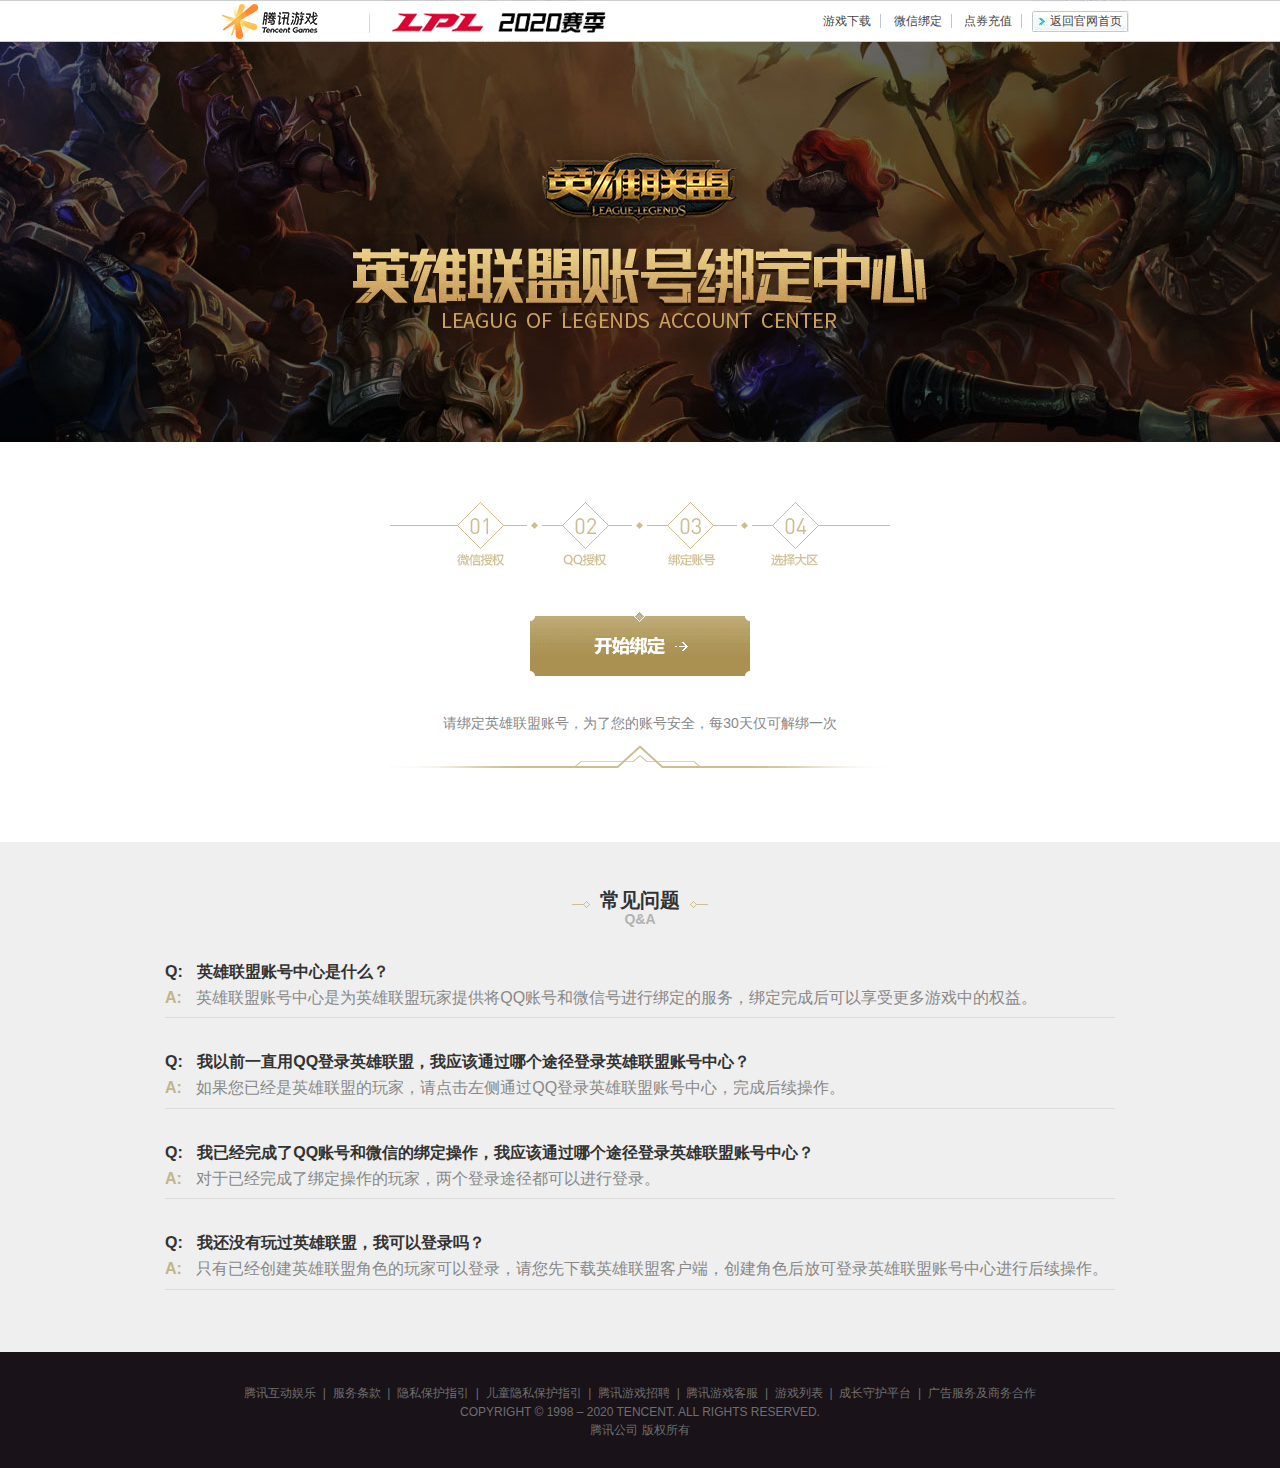
<file: wxbing.html>
<!DOCTYPE html>
<html lang="en">

<head>
  <meta charset="UTF-8">
  <meta name="viewport" content="width=device-width, initial-scale=1.0">
  <title>英雄联盟账号绑定中心 - 英雄联盟官方网站 - 腾讯游戏</title>
  <link rel="stylesheet" href="./lib/reset/reset.css">
  <link rel="stylesheet" href="./css/common.css">
  <link rel="shortcut icon" href="./ico.jpg" type="image/x-icon">
  <link rel="stylesheet" href="./css/vxbind.css">
</head>

<body>
  <header>
    <ul>
      <li class="tx bg"></li>
      <li class="lpl bg"></li>
      <li class="text">
        <p class="bg web">
          <a href="javascript:;">返回官网首页</a>
        </p>
        <p>
          <a href="javascript:;">游戏下载</a>
          <a href="javascript:;">微信绑定</a>
          <a href="javascript:;"> 点券充值</a>
        </p>
      </li>
    </ul>
  </header>
  <div class="banner">
    <div class="banner-cen">
      <div></div>
    </div>
  </div>
  <div class="model">
    <div class="mol-cen">
      <div class="pro"></div>
      <a href="javascript:;" class="btn"></a>
      <p>请绑定英雄联盟账号，为了您的账号安全，每30天仅可解绑一次</p>
      <div class="lable"></div>
    </div>
  </div>
  <div class="problem">
    <div class="pro-cen">
      <h2>
        <span>常见问题</span>
        <em>Q&A</em>
      </h2>
      <div class="pro-txt">
        <p class="p1">
          <em>Q:</em>
          英雄联盟账号中心是什么？
        </p>
        <p class="p2">
          <em>A:</em>
          英雄联盟账号中心是为英雄联盟玩家提供将QQ账号和微信号进行绑定的服务，绑定完成后可以享受更多游戏中的权益。
        </p>
      </div>
      <div class="pro-txt">
        <p class="p1">
          <em>Q:</em>
          我以前一直用QQ登录英雄联盟，我应该通过哪个途径登录英雄联盟账号中心？
        </p>
        <p class="p2">
          <em>A:</em>
          如果您已经是英雄联盟的玩家，请点击左侧通过QQ登录英雄联盟账号中心，完成后续操作。
        </p>
      </div>
      <div class="pro-txt">
        <p class="p1">
          <em>Q:</em>
          我已经完成了QQ账号和微信的绑定操作，我应该通过哪个途径登录英雄联盟账号中心？
        </p>
        <p class="p2">
          <em>A:</em>
          对于已经完成了绑定操作的玩家，两个登录途径都可以进行登录。
        </p>
      </div>
      <div class="pro-txt">
        <p class="p1">
          <em>Q:</em>
          我还没有玩过英雄联盟，我可以登录吗？
        </p>
        <p class="p2">
          <em>A:</em>
          只有已经创建英雄联盟角色的玩家可以登录，请您先下载英雄联盟客户端，创建角色后放可登录英雄联盟账号中心进行后续操作。
        </p>
      </div>
    </div>
  </div>
  <footer>
    <p>
      <a href="">腾讯互动娱乐</a>
      &nbsp;|&nbsp;
      <a href="">服务条款</a>
      &nbsp;|&nbsp;
      <a href="">隐私保护指引</a>
      &nbsp;|&nbsp;
      <a href="">儿童隐私保护指引</a>
      &nbsp;|&nbsp;
      <a href="">腾讯游戏招聘</a>
      &nbsp;|&nbsp;
      <a href="">腾讯游戏客服</a>
      &nbsp;|&nbsp;
      <a href="">游戏列表</a>
      &nbsp;|&nbsp;
      <a href="">成长守护平台</a>
      &nbsp;|&nbsp;
      <a href="">广告服务及商务合作</a>
    </p>
    <p>COPYRIGHT © 1998 – 2020 TENCENT. ALL RIGHTS RESERVED.</p>
    <p>
      <a href="javascript:;">腾讯公司 版权所有</a>
    </p>
  </footer>
</body>

</html>
</file>
<file: css/common.css>
.clearfix:before,
.clearfix:after {
  content: "";
  /* 既让伪元素变成块级 还让他们排在一行 */
  display: table;
}

.clearfix:after {
  clear: both;
}

/* 兼容ie 6 7 */
.clearfix {
  *zoom: 1;
}
</file>
<file: css/citylegend.css>
header {
  width: 100%;
  height: 42px;
  color: #464646;
  background-image: url(../images/top.png);
  background-repeat: repeat-x;
  font-size: 12px;
}
header ul {
  position: relative;
  width: 980px;
  padding: 0 5px;
  margin: 0 auto;
}
.bg {
  background-image: url(../images/top.png);
}
.tx {
  float: left;
  width: 205px;
  height: 42px;
  padding: 0 15px 0 0;
  margin: 0 15px 0 0;
  background-position: 0 -42px;
}
.lpl {
  float: left;
  width: 230px;
  height: 42px;
  background-position: 0 -84px;
}
.text {
  float: right;
  height: 42px;
  line-height: 42px;
}
.text p {
  float: right;
}
.web {
  width: 80px;
  padding: 0 0 0 28px;
  background-position: 10px -126px;
}
.text p a {
  color: #464646;
}
.text p:last-child a {
  border-right: 1px solid #BFC6D7;
  padding: 0 9px;
}
.wrap {
  width: 100%;
  height: auto;
}
.legend-head {
  width: 100%;
  height: 1067px;
  background-image: url(../images/bcktop.jpg);
  background-repeat: no-repeat;
  background-position: 50% 0;
}
.centent {
  position: relative;
  width: 1300px;
  height: 100%;
  margin: 0 auto;
}
.logo {
  position: absolute;
  width: 304px;
  height: 40px;
  left: 9px;
  top: 24px;
}
.slogan {
  position: absolute;
  width: 796px;
  height: 231px;
  left: 50%;
  margin-left: -398px;
  top: 142px;
  background-image: url(../images/cityhistory.png);
}
.slogan-txt {
  position: absolute;
  display: table;
  width: 1113px;
  height: 59px;
  top: 288px;
  left: 50%;
  margin-left: -556px;
  color: #d3d3d3;
  font-size: 14px;
  line-height: 24px;
  text-align: center;
  background-image: url(../images/bgjb.png);
  background-repeat: no-repeat;
}
.slogan-txt span {
  display: table-cell;
  height: 100%;
  vertical-align: middle;
}
.logon {
  position: absolute;
  color: #71665a;
  font-size: 14px;
  right: 0;
  top: 22px;
}
.logon a {
  color: #71665a;
}
.video-1 {
  position: absolute;
  width: 1280px;
  height: 594px;
  top: 394px;
  left: 50%;
  margin-left: -640px;
  border: 1px solid #d4c88d;
  box-sizing: border-box;
  background-image: url(../images/akl.png);
  background-repeat: no-repeat;
  background-position: 50% 50%;
}
.video-1>a {
  position: absolute;
  width: 563px;
  height: 123px;
  top: 50%;
  left: 50%;
  margin-top: -61px;
  margin-left: -447px;
  z-index: 2;
  background-image: url(../images/bofang.png);
  animation: bf 1.2s ease infinite;
}
@keyframes bf {
  0%,100%{transform:scale(1);}
  50%{transform:scale(0.9);}
}
.ifon-right {
  position: absolute;
  width: 238px;
  right: 40px;
  top: 0;
  padding-top: 28px;
}
.ifon-img {
  width: 125px;
  height: 124px;
  padding-bottom: 28px;
}
.ifon-name {
  padding: 0 0 10px;
}
.ifon-name img {
  display: block;
}
.ifon-name p {
  color: #e8e4d9;
  font-size: 14px;
  line-height: 18px;
  padding-top: 10px;
}
.gushi {
  height: 95px;
  margin-bottom: 0;
  padding-bottom: 10px;
  color: #968a7d;
  font-size: 14px;
  line-height: 24px;
}
.xghero {
  color: #e8e4d9;
  font-size: 16px;
  line-height: 26px;
  font-weight: bold;
  width: 230px;
  margin: 0 auto;
}
.herobox {
  width: 230px;
  height: 105px;
  position: relative;
  margin: 10px auto 20px
}
.herobox>div {
  position: absolute;
  width: 230px;
  height: 105px;
  left: 0;
  top: 0;
  background-color: rgba(46,46,43,0.8);
}
.herobox ul {
  width: 100%;
  height: 105px;
  padding-top: 14px;
  box-sizing: border-box;
  position: relative;
  z-index: 2;
  padding-left: 4px;
}
.herobox ul li {
  float: left;
  width: 75px;
  font-size: 14px;
  text-align: center;
}
.herobox li a {
  display: block;
  color: #968a7d;
}
.herobox li p {
  margin-top: 5px;
}
.btn-go {
  display: block;
  width: 230px;
  height: 44px;
  line-height: 44px;
  font-size: 16px;
  text-align: center;
  color: #f0d5b7;
  font-weight: bold;
  margin: 0 auto;
  background: url(../images/btn.png);
  background-repeat:  no-repeat;
}
.btn-go span {
  background-image: linear-gradient(#f7dfbd, #ffe0c1);
  -webkit-background-clip: text;
  color: transparent;
}
.btn-go i {
  display: inline-block;
  vertical-align: middle;
  width: 14px;
  height: 12px;
  top: -2px;
  margin-left: 4px;
  background: url(../images/jt-right.png);
  background-repeat:  no-repeat;
  animation: jt 1s ease infinite;
}
@keyframes jt {
  0%,100%{transform:translateX(0);;}
    50%{transform:translateX(5px);}
}
.video-1::after {
  content: "";
  position: absolute;
  width: 77px;
  height: 63px;
  top: 0;
  right: 32px;
  background-image: url(../images/bestnew.png);
  background-repeat: no-repeat;
}
.line {
  height: 20px;
  background: url(../images/line.png);
  background-color:#1a1e21;
  background-repeat: no-repeat;
  background-position: 50% 0;
}
.section {
  height: 868px;
  background-repeat: no-repeat;
  background-position: 50% 0;
  box-sizing: border-box;
  padding-top: 160px;
}
.sec1 {
  background-image: url(../images/bck2.jpg);
}
.tit {
  color: #fbf3cf;
  font-size: 20px;
  font-weight: bold;
  text-shadow: 0 0 12px #000000;
  text-align: center;
  width: 715px;
  margin: 0 auto 44px;
  line-height: 30px;
}
.boxszing {
  top: 70px;
  height: 500px;
}
.boxszing::after {
  content: "";
  position: absolute;
  width: 13px;
  height: 13px;
  top: 50%;
  left: -6px;
  margin-top: -6px;
  z-index: 3;
  background: url(../images/icon2.png);
  background-repeat: no-repeat;
}
.box-right::after {
  content: "";
  position: absolute;
  width: 13px;
  height: 13px;
  top: 50%;
  right: -46px;
  margin-top: -6px;
  z-index: 3;
  background: url(../images/icon2.png);
  background-repeat: no-repeat;
}
.video-2 {
  background-image: url(../images/hmdg.png);
}
.box-right {
  padding-top: 68px;
}
.video-p {
  margin-bottom: 20px;
}
.fl {
  float: left;
  width: 114px;
}
.fr {
  float: right;
  width: 114px;
}
.fl,.fr {
  background-image: url(../images/btn1.png);
}
.sec2 {
  background-image: url(../images/bck3.jpg);
}
.video-3 {
  background-image: url(../images/nk.png);
}
.sec3 {
  background-image: url(../images/bck4.jpg);
}
.video-4 {
  background-image: url(../images/anying.png);
}
.sec4 {
  background-image: url(../images/bck5.jpg);
}
.video-5 {
  background-image: url(../images/bl.png);
}
.sec5 {
  background-image: url(../images/bck6.jpg);
}
.video-6 {
  background-image: url(../images/dm.png);
}
footer {
  padding: 30px 0;
  text-align: center;
  z-index: 10;
  background-color: #191219;
  color: #c0c0c0;
}
footer p {
  margin-top: 5px;
}
footer a {
  color: #c0c0c0;
}
.side-nav {
  width: 100px;
  position: fixed;
  top: 50%;
  right: 0px;
  margin-top: -195px;
}
.side-nav>div {
  width: 160px;
  padding-bottom: 70px;
}
.side-nav>div a {
  position: relative;
  display: block;
  width: 160px;
  height: 45px;
  line-height: 45px;
  font-size: 16px;
  color: #eed49d;
}
.side-nav .top-jt {
  position: absolute;
  left: 0;
  bottom: 0;
  color: #eed49d;
  font-size: 16px;
  width: 70px;
  line-height: 40px;
  height: 40px;
  padding-top: 10px;
  background: url(../images/jt-top.png);
  background-repeat:  no-repeat;
  background-position:  50% 0;
}
.side-nav a i {
  display: none;
  position: absolute;
  top: 16px;
  left: -24px;
  width: 13px;
  height: 13px;
  background-image: url(../images/icon2.png);
  background-repeat: no-repeat;
}
</file>
<file: css/heroanni.css>
html,
body {
  padding: 0;
  margin: 0;
  width: 100%;
  
}
body {
  background-color: #eee;
}
.head {
  width: 100%;
  height: 78px;
  overflow: visible;
  position: absolute;
  top: 0;
  left: 0;
  z-index: 11;
}
.centent {
  width: 1380px;
  height: 100%;
  position: relative;
  margin: 0 auto;
  z-index: 999;
}
.head .logo {
  float: left;
  margin-top: 10px;
}
.head .centent>ul {
  float: left;
  width: 55%;
  height: 78px;
  box-sizing: border-box;
  padding-top: 20px;
}
.head li {
  float: left;
  list-style: none;
  width: 20%;
  height: 100%;
  text-align: center;
}
.head-bck {
  width: 100%;
  height: 360px;
  overflow: hidden;
  position: relative;
}
.dark {
  width: 100%;
  height: 131px;
  position: absolute;
  left: 0;
  top: 0;
  background-image: url(../images/dark.png);
  background-position: center top;
  z-index: 1;
}
.head-li-t {
  display: block;
  color: #fff;
  font-size: 18px;
}
.head-li-b {
  display: block;
  color: #aeaeae;
  font-size: 11px;
  margin-top: 5px;
}
.enroll {
  float: right;
  width: 244px;
  height: 78px;
  position: relative;
  z-index: 3;
}
.sculpture {
  float: left;
  width: 48px;
  height: 48px;
  position: relative;
  margin-top: 14px;
  line-height: 48px;
  text-align: center;
  font-size: 0;
  cursor: pointer;
}
.sculpture img {
  display: inline-block;
  vertical-align: middle;
  width: 36px;
  height: auto;
  border-radius: 50%;
}
.sculpture span {
  display: block;
  background-position: -216px -117px;
  width: 48px;
  height: 48px;
  position: absolute;
  top: 0;
  left: 0;
  background-image: url(../images/topfoot-spr.png);
  background-size: 405px 178px;
  background-repeat: no-repeat;
}
.zhs {
  float: right;
}
.zhs p {
  color: #fefefe;
  font-size: 16px;
  line-height: 78px;
}
.zhs a {
  color: #fff3d0;
}
.zmicon {
  float: right;
  width: 40px;
  height: 40px;
  text-align: center;
  line-height: 40px;
  margin: 17px 31px 0 0;
}
.zmicon a {
  display: inline-block;
  vertical-align: middle;
  width: 16px;
  height: 24px;
  background-image: url(../images/topfoot-spr.png);
  background-size: 405px 178px;
  background-repeat: no-repeat;
  background-position: -303px -84px;
}
.search {
  float: right;
  width: 40px;
  height: 40px;
  text-align: center;
  line-height: 40px;
  margin: 17px 12px 0 0;
}
.search i {
  display: inline-block;
  vertical-align: middle;
  background-position: -381px -39px;
  width: 21px;
  height: 21px;
  background-image: url(../images/topfoot-spr.png);
  background-size: 405px 178px;
  background-repeat: no-repeat;
}
.look {
  display: block;
  position: absolute;
  width: 160px;
  height: 40px;
  z-index: 1;
  left: 50%;
  margin-left: -77px;
  bottom: 32px;
  background-image: url(../images/topfoot-spr.png);
  background-size: 405px 178px;
  background-repeat: no-repeat;
  background-position: -216px -39px;
}
.look:hover {
  filter: brightness(1.1);
  transition: all 0.3s;
}
.edition {
  position: absolute;
  right: 250px;
  bottom: 28px;
  font-size: 14px;
  color: #888787;
  z-index: 2;
}
.edition span {
  color: #f5d185;
  margin-right: 10px;
}
.detailed {
  display: inline-block;
  padding: 0 15px;
  height: 22px;
  border: 2px solid #f5d185;
  text-align: center;
  line-height: 22px;
  background: rgba(0,0,0,.65);
  font-size: 12px;
  color: #f5d185;
  border-image: linear-gradient(to bottom,#6b5024 0,#b88d35 100%);
  border-image-slice: 1; 
}
.detailed:hover {
  filter:brightness(1.15);
  transition:all 0.5s;
}
.ssinput {
  display: none;
  position: absolute;
  top: 0;
  left: 0;
  width: 100%;
  height: 100%;
  background-color: #081322;
  z-index: 11;
}
.showss {
  float: right;
  width: 40px;
  height: 40px;
  text-align: center;
  line-height: 40px;
  margin: 17px 327px 0 0;
}
.showss i {
  display: inline-block;
  vertical-align: middle;
  background-position: -381px -39px;
  width: 21px;
  height: 21px;
  background-image: url(../images/topfoot-spr.png);
  background-size: 405px 178px;
  background-repeat: no-repeat;
}
#ssk {
  float: right;
  width: 368px;
  height: 40px;
  line-height: 40px;
  background-color: #081322;
  box-sizing: border-box;
  padding-left: 5px;
  color: #fff;
  font-size: 16px;
  margin: 19px 200px 0 0;
  border: none;
}
.close {
  float: right;
  width: 40px;
  height: 40px;
  text-align: center;
  line-height: 40px;
  margin: 17px 6px 0 0;
}
.close i {
  display: inline-block;
  vertical-align: middle;
  background-position: -324px -84px;
  width: 18px;
  height: 18px;
  background-image: url(../images/topfoot-spr.png);
  background-size: 405px 178px;
  background-repeat: no-repeat;
}
.head-ewm-h {
  background-position: 0 0;
  width: 211px;
  height: 178px;
  position: absolute;
  top: 54px;
  right: 190px;
  /* opacity: 0; */
  display: none;
  background-image: url(../images/topfoot-spr.png);
  background-size: 405px 178px;
  background-repeat: no-repeat;
}
.head-ewm-h i {
  display: block;
  width: 120px;
  height: 120px;
  text-align: center;
  line-height: 117px;
  background-color: #fff;
  margin: 22px auto 0 auto;
  border-radius: 10px;
}
.head-ewm-h p {
  color: #cdbe91;
  font-size: 12px;
  width: 100%;
  margin-top: 10px;
  text-align: center;
}
.head-ewm-h>img {
  width: 50px;
  height: 50px;
  display: block;
  position: absolute;
  right: -8px;
  bottom: -2px;
}
.head-ewm-h i img {
  width: 110px;
  height: 110px;
  vertical-align: middle;
}
.head-login {
  /* opacity: 0; */
  display: none;
  position: absolute;
  top: 0;
  right: -38px;
  width: 310px;
  height: auto;
  overflow: hidden;
  background-color: rgba(0,0,0,0.7);
  padding-top: 70px;
}
.p1,.p2 {
  width: 100%;
  height: auto;
  box-sizing: border-box;
  padding: 0 24px;
  font-size: 12px;
  color: #848383;
  text-align: center;
  margin-top: 30px;
}
.head-login a {
  position: relative;
  display: block;
  width: 100%;
  height: 44px;
  line-height: 44px;
  text-align: center;
  color: #fff;
  font-size: 16px;
  background-color: #000;
  margin-top: 20px;
}
@keyframes xjt {
  0% {
    transform: translateX(0);
  }
  10% {
    transform: translateX(6px);
  }
  20% {
    transform: translateX(0);
  }
  30% {
    transform: translateX(4px);
  }
  40% {
    transform: translateX(0);
  }
  100% {
    transform: translateX(0);
  }
}
.head-login a:hover .arrow {
  animation: xjt 1.5s linear infinite;
}
.head-login a i {
  position: absolute;
  top: 18px;
  right: 84px;
  display: inline-block;
  vertical-align: middle;
  background-position: -213px -126px;
  width: 15px;
  height: 9px;
  background-image: url(../images/comm-spr.png);
  background-size: 393px 200px;
  background-repeat: no-repeat;
}
.head-nav {
  display: none;
  position: absolute;
  left: 0;
  top: 0;
  width: 100%;
  overflow: hidden;
  background-color: rgba(0,0,0,0.5);
  padding: 80px 0 32px 0;
}
.head-nav div {
  width: 1380px;
  height: auto;
  margin: 0 auto;
}
.head-nav ul {
  width: 55%;
  overflow: hidden;
  margin-left: 161px;
}
.head-nav ul li {
  float: left;
  list-style: none;
  width: 20%;
  height: 100%;
  text-align: center;
}
.head-nav a {
  display: block;
  width: 100%;
  height: 29px;
  overflow: hidden;
  line-height: 29px;
  color: #e1e1e1;
  font-size: 14px;
  text-align: center;
}
.head-nav a:hover {
  color: rgb(233, 192, 108);
}
.n {
  display: inline-block;
  vertical-align: middle;
  width: 14px;
  height: 14px;
  margin: -2px 2px 0 0;
  background-image: url(../images/topfoot-spr.png);
  background-size: 405px 178px;
  background-repeat: no-repeat;
  background-position: -381px -65px;
}
.h {
  display: inline-block;
  vertical-align: middle;
  width: 14px;
  height: 14px;
  margin: -2px 2px 0 0;
  background-image: url(../images/topfoot-spr.png);
  background-size: 405px 178px;
  background-repeat: no-repeat;
  background-position: -347px -84px;
}
.big {
  position: absolute;
  left: 50%;
  top: 0;
  width: 1920px;
  height: 100%;
  margin-left: -960px;
}
.small {
  position: absolute;
  left: 50%;
  top: 0;
  width: 1920px;
  height: 100%;
  margin-left: -960px;
}
.wraper {
  color: #666;
  width: 100%;
  height: auto;
  background: #f7f8f8;
  overflow: hidden;
}
.wraper-center {
  position: relative;
  z-index: 1;
  overflow: hidden;
  zoom: 1;
  width: 1240px;
  margin: 0 auto 50px;
}
.nav {
  width: 100%;
  height: 96px;
  text-align: left;
  line-height: 96px;
  font-size: 14px;
}
.lbt {
  width: 100%;
  height: 632px;
  position: relative;
}
.nav i {
  display: inline-block;
  vertical-align: middle;
  background-image:url(../images/comm-spr.png);
  background-size: 393px 200px;
  background-repeat: no-repeat;
}
.home {
  background-position: -343px -72px;
  width: 16px;
  height: 16px;
  margin: -3px 9px 0 0;
}
.nav a {
  color: #a9a9a9;
}
.right {
  background-position: -387px -46px;
  width: 5px;
  height: 8px;
  margin: -2px 21px 0 21px;
}
.nav .last-a {
  color: #666;
  cursor: text;
}
.under:hover {
  text-decoration: underline;
}
.panel {
  position: absolute;
  top: 50px;
  left: 40px;
  width: 290px;
  color: #fff;
  z-index: 3;
}
.shade {
  position: absolute;
  top: 0;
  left: 0;
  width: 305px;
  height: 100%;
  z-index: 2;
  background: #000;
  opacity: 0.6;
}
.skin-lbt {
  width: 100%;
  height: 632px;
  overflow: hidden;
  position: relative;
}
.panel h1 {
  font-size: 24px;
  line-height: 25px;
  padding-bottom: 25px;
  font-weight: 400;
}
.panel h2 {
  font-size: 42px;
  padding-bottom: 30px;
}
.panel span {
  display: block;
  width: 35px;
  height: 21px;
  line-height: 21px;
  margin-right: 5px;
  text-align: center;
  background: #00a483;
  border-radius: 5px;
}
.up {
  display: block;
  height: 12px;
}
.up1 {
  width: 20%;
  background: #f2c500;
}
.panel dl {
  margin-top: 25px;
  height: 90px;
  width: 150px;
}
.panel dl dt {
  float: left;
  width: 40%;
  margin-bottom: 5px;
  height: 16px;
  line-height: 16px;
}
.panel dl dd {
  float: left;
  width: 60%;
  margin: 2px 0 7px;
  height: 12px;
  background: #363c3c;
}
.up2 {
  width: 100%;
  background: #f59d00;
}
.up3 {
  width: 30%;
  background: #2c97de;
}
.up4 {
  width: 60%;
  background: #1eca6b;
}
.buy {
  display: block;
  width: 153px;
  height: 40px;
  margin-top: 25px;
  background-image: url(../images/page.png);
  background-repeat: no-repeat;
  background-position: -638px 0;
}
.skin-all {
  position: relative;
  width: 16120px;
  left: 0;
}
.skin-all li {
  float: left;
  width: 1240px;
}
.skin-all li img {
  width: 100%;
  height: 632px;
}
.skin-bottom {
  position: absolute;
  bottom: 10px;
  right: 10px;
  padding-left: 306px;
}
.skin-name {
  padding-bottom: 10px;
  text-align: right;
}
.skinname {
  padding: 0 5px;
  background-color: #000;
  font-size: 20px;
  line-height: 25px;
  color: #fff;
}
.skinbtn-all li {
  float: left;
}
.skinbtn-all a {
  position: relative;
  display: block;
  width: 60px;
  height: 60px;
  box-sizing: border-box;
}
.skinbtn-all img {
  opacity: 0.7;
}
.skinbtn-all li:hover img {
  opacity: 1;
}
.bor img {
  opacity: 1;
}
.bor span {
  position: absolute;
  top: 0;
  left: 0;
  display: block;
  width: 52px;
  height: 52px;
  border: 4px solid #00a483;
}
.bckstory {
  float: left;
  width: 63%;
}
.bckstory h4 {
  margin: 47px 0 15px;
  font-size: 16px;
  color: #338c7a;
}
.boxstory {
  border: 1px solid #e1e1e1;
  box-shadow: 0 0 2px rgba(0,0,0,.1);
  background: #fff;
}
.cenbox {
  padding: 28px 32px;
  font-size: 14px;
  line-height: 24px;
  text-indent: 2em;
}
.cenbox a {
  line-height: 40px;
  color: #999;
}
.s {
  display: none;
}
.skill {
  position: relative;
  height: 90px;
}
.skill li {
  float: left;
  width: 64px;
  height: 64px;
  padding: 13px 20px;
  cursor: pointer;
}
.boxszing {
  border-top: 3px solid #00a383;
  padding: 10px 19px 13px;
  background: #fff;
  border-left: 1px solid #e1e1e1;
  border-right: 1px solid #e1e1e1;
}
.spells {
  padding: 20px 30px;
  margin-top: -1px;
  z-index: 1;
}
.spells-top {
  padding-bottom: 10px;
  font-size: 14px;
  color: #999;
}
.spells-top h5 {
  display: inline-block;
  padding-right: 10px;
  font-size: 16px;
  color: #333;
}
.use {
  padding: 20px 30px 10px;
}
.use dl {
  padding-bottom: 15px;
  margin-bottom: 20px;
  font-size: 14px;
  color: #333;
}
.use dt {
  font-size: 14px;
  font-weight: 700;
  color: #338c7a;
  padding-bottom: 8px;
}
.use dd p {
  padding-bottom: 10px;
}
.use dl:first-child {
  border-bottom: 1px solid #eee;
}
.mytake {
  float: right;
  width: 35%;
}
.mytake h4 {
  margin: 47px 0 15px;
  font-size: 16px;
  color: #338c7a;
}
.mytakecen div {
  padding: 35px 0 22px 20px;
  width: 311px;
}
.mytakecen div a {
  color: #00a483;
}
footer {
  position: relative;
  width: 100%;
  height: 175px;
  padding: 45px 0;
  background-color: #e3e2e2;
  color: #9f9378;
  font-size: 12px;
  z-index: 1;
}
.tencent {
  height: 100px;
  width: auto;
  line-height: 100px;
  font-size: 0;
  text-align: left;
  position: absolute;
  left: 20px;
  top: 50%;
  margin-top: -50px;
}
.tencent>a {
  display: inline-block;
  vertical-align: middle;
  float: none;
  background-image: url(../images/topfoot-spr.png);
  background-repeat: no-repeat;
  background-size: 405px 178px;
  margin: 0 24px 0 8px;
}
.tencent-logo {
  background-position: -216px 0;
  width: 189px;
  height: 34px;
}
.riot {
  background-position: -216px -84px;
  width: 82px;
  height: 28px;
}
.foot {
  float: right;
  width: 750px;
  margin-top: 20px;
}
.foot li {
  line-height: 20px;
}
.foot li a {
  color: #9f9378;
}
.foot li a:hover {
  text-decoration: underline;
}
</file>
<file: css/phone.css>
header {
  width: 100%;
  height: 80px;
  background-color: #000;
}
.head-centent {
  position: relative;
  width: 1100px;
  margin: 0 auto;
  height: 80px;
}
.logo {
  float: left;
  width: 200px;
  height: 70px;
  background: url(../images/lollogo.png);
  background-repeat: no-repeat;
  margin-top: 5px;
}
.search {
  position: relative;
  float: left;
  margin-top: 23px;
  width: 300px;
  height: 34px;
  border-radius: 17px;
  border: 1px solid #666;
}
.search>div {
  position: relative;
  margin: 0 45px 0 20px;
  height: 32px;
}
.search>div input {
  position: absolute;
  width: 100%;
  height: 100%;
  padding: 0;
  line-height: 32px;
  border: 0 none;
  outline: 0;
  font-size: 13px;
  background: 0 0;
  color: #fff;
}
.btn {
  position: absolute;
  top: 0;
  right: 0;
  width: 45px;
  height: 37px;
  cursor: pointer;
  border: none;
  outline: 0;
  border-radius: 0 17px 17px 0;
  background: none;
}
.btn i {
  position: relative;
  font-size: 22px;
  display: inline-block;
  width: 21px;
  height: 21px;
  background-image: url(../images/topfoot-spr.png);
  background-size: 405px 178px;
  background-repeat: no-repeat;
  background-position: -381px -39px;
  filter: brightness(2);
}
.search:hover {
  border: 1px solid #fff;
  transition: all 0.3s;
}
.search:hover input {
  filter: brightness(1);
}
.dl {
  float: right;
  height: 100%;
  line-height: 80px;
}
.dl a {
  display: inline-block;
  width: 100px;
  height: 30px;
  border-radius: 15px;
  background: #c08c02;
  color: #fff;
  text-align: center;
  line-height: 30px;
}
.warp {
  width: 100%;
  height: auto;
  background-image: url(../images/lolphone.jpg);
  background-repeat: no-repeat;
  background-position: center 0;
}
.content {
  position: relative;
  width: 1100px;
  margin: 0 auto;
}
.main {
  position: relative;
  width: 900px;
  top: 0;
  left: 0;
  display: none;
  padding-left: 200px;
  margin-top: 340px;
}
.nav {
  position: absolute;
  width: 200px;
  top: 340px;
  left: 0;
}
.box {
  background-color: #fff;
  box-shadow: 0 0 10px 0 rgba(0,0,0,.2);
  padding: 0 50px;
  height: 100%;
}
.box-top {
  padding-bottom: 20px;
}
.box-top>div {
  position: relative;
  width: 100%;
  height: 50px;
  border: 1px solid #dedede;
  background: #f6f6f6;
  margin-top: 45px;
}
.box-img {
  position: absolute;
  left: 0;
  bottom: 0;
  width: 65px;
  height: 65px;
  background-image: url(../images/bg-login_info.png);
  background-repeat: no-repeat;
  filter: grayscale(100%);
}
.box-txt {
  padding-left: 85px;
  line-height: 50px;
}
.box-txt a {
  color: #08c;
}
.box-cen {
  padding-bottom: 20px;
}
.box-cen h2 {
  font-size: 20px;
  padding: 6px 0;
  font-weight: 700;
}
.center li {
  position: relative;
  padding: 12px 10px;
  border-bottom: 1px solid #dedede;
  font-size: 15px;
  transition: all 0.3s;
  cursor: pointer;
  line-height: 1.5;
}
.center li img {
  width: 16px;
  margin-right: 5px;
  vertical-align: middle;
}
.center li::after {
  content: '';
  position: absolute;
  top: 50%;
  margin-top: -4px;
  right: 20px;
  height: 8px;
  width: 8px;
  border-width: 2px 2px 0 0;
  border-color: #c8c8cd;
  border-style: solid;
  transform: rotate(45deg);
}
.center li:hover {
  background-color: rgb(246, 246, 246);
  color: rgb(192, 140, 2);
}
.navu li {
  position: relative;
  height: 60px;
  line-height: 60px;
  font-size: 15px;
  text-align: left;
  padding-left: 35px;
  background: #383635;
  color: #fff;
  cursor: pointer;
}
.navu li::after {
  content: "";
  position: absolute;
  bottom: 0;
  left: 0;
  right: 0;
  border-bottom: 1px solid #2d2b2a;
}
.navu .moren {
  background-color: #c08c02;
  font-weight: 700;
}
.box-bottom {
  padding-bottom: 20px;
}
.box-bottom h2 {
  font-size: 20px;
  padding: 6px 0;
  font-weight: 700;
}
.help li {
  float: left;
  width: 185px;
  height: 100px;
  border: 1px solid #dedede;
  margin-right: 20px;
  margin-bottom: 50px;
  cursor: pointer;
  transition: all 0.3s;
}
.help li:hover {
  border: 1px solid rgb(192, 140, 2);
}
.main-show {
  display: block;
}
footer {
  font-size: 14px;
  height: 135px;
  background-color: #f5f5f5;
  margin-top: 30px;
  text-align: center;
  color: #888;
  overflow: hidden;
}
footer>div {
  margin-top: 20px;
  margin-bottom: 5px;
}
footer>div a {
  position: relative;
  color: #888;
  font-size: 14px;
  padding: 0 10px;
}
footer>div a::after {
  content: "";
  position: absolute;
  border-right: 1px solid #888;
  height: auto;
  top: 3px;
  bottom: 3px;
  right: 0;
}
</file>
<file: css/vxbind.css>
header {
  width: 100%;
  height: 42px;
  color: #464646;
  background-image: url(../images/top.png);
  background-repeat: repeat-x;
  font-size: 12px;
}
header ul {
  position: relative;
  width: 980px;
  padding: 0 5px;
  margin: 0 auto;
}
.bg {
  background-image: url(../images/top.png);
}
.tx {
  float: left;
  width: 205px;
  height: 42px;
  padding: 0 15px 0 0;
  margin: 0 15px 0 0;
  background-position: 0 -42px;
}
.lpl {
  float: left;
  width: 230px;
  height: 42px;
  background-position: 0 -84px;
}
.text {
  float: right;
  height: 42px;
  line-height: 42px;
}
.text p {
  float: right;
}
.web {
  width: 80px;
  padding: 0 0 0 28px;
  background-position: 10px -126px;
}
.text p a {
  color: #464646;
}
.text p:last-child a {
  border-right: 1px solid #BFC6D7;
  padding: 0 9px;
}
.banner {
  width: 100%;
  height: 400px;
  background-image: url(../images/banner.jpg);
  background-repeat: no-repeat;
  background-position: top center;
}
.banner-cen {
  width: 1200px;
  margin: 0 auto;
  text-align: center;
}
.banner-cen div {
  margin-top: 85px;
  display: inline-block;
  width: 623px;
  height: 206px;
  background-image: url(../images/sprite-img.png);
  background-size: 623px 372px;
  background-repeat: no-repeat;
  background-position: 0 0;
}
.model {
  width: 100%;
  height: 400px;
  background-color: #fff;
}
.mol-cen {
  width: 1200px;
  margin: 0 auto;
  text-align: center;
}
.pro {
  display: inline-block;
  margin: 60px auto 42px auto;
  width: 500px;
  height: 64px;
  background-image: url(../images/sprite-img.png);
  background-size: 623px 372px;
  background-repeat: no-repeat;
  background-position: 0 -211px;
}
.btn {
  display: block;
  width: 220px;
  height: 64px;
  margin: 0 auto 40px auto;
  background-image: url(../images/sprite-img.png);
  background-size: 623px 372px;
  background-repeat: no-repeat;
  background-position: 0 -280px;
}
.mol-cen p {
  color: #888;
  font-size: 14px;
}
.lable {
  display: block;
  margin: 13px auto 0 auto;
  width: 500px;
  height: 23px;
  background-image: url(../images/sprite-img.png);
  background-size: 623px 372px;
  background-repeat: no-repeat;
  background-position: 0 -349px;
}
.problem {
  width: 100%;
  height: 510px;
  background-color: #efefef;
}
.pro-cen {
  width: 1200px;
  text-align: center;
  margin: 0 auto;
}
.pro-cen h2 {
  margin-top: 47px;
  display: inline-block;
  position: relative;
}
.pro-cen h2::before {
  content: '';
  position: absolute;
  right: -28px;
  top: 12px;
  width: 18px;
  height: 7px;
  background-image: url(../images/sprite-img.png);
  background-size: 623px 372px;
  background-repeat: no-repeat;
  background-position: -528px -211px;
}
.pro-cen h2::after {
  content: '';
  position: absolute;
  left: -28px;
  top: 12px;
  width: 18px;
  height: 7px;
  background-image: url(../images/sprite-img.png);
  background-size: 623px 372px;
  background-repeat: no-repeat;
  background-position: -505px -211px;
}
.pro-cen h2 span {
  display: block;
  font-size: 20px;
  color: #333;
}
.pro-cen h2 em {
  font-size: 14px;
  color: #b2b2b2;
}
.pro-txt {
  width: 950px;
  margin: 35px auto 0 auto;
  border-bottom: 1px solid #dcdcdc;
  padding-bottom: 10px;
}
.pro-txt p {
  text-align: left;
  font-size: 16px;
}
.pro-txt .p1 {
  font-size: 16px;
  font-weight: 700;
  color: #333;
  text-align: left;
}
.pro-txt em {
  margin-right: 10px;
}
.pro-txt .p2 {
  color: #888;
  font-weight: 400;
  margin-top: 8px;
}
.pro-txt .p2 em {
  color: #c4b588;
}
footer {
  padding: 30px 0;
  text-align: center;
  z-index: 10;
  background-color: #191219;
  color: #6e6e6e;
}
footer p {
  margin-top: 5px;
}
footer a {
  color: #6e6e6e;
}
</file>
